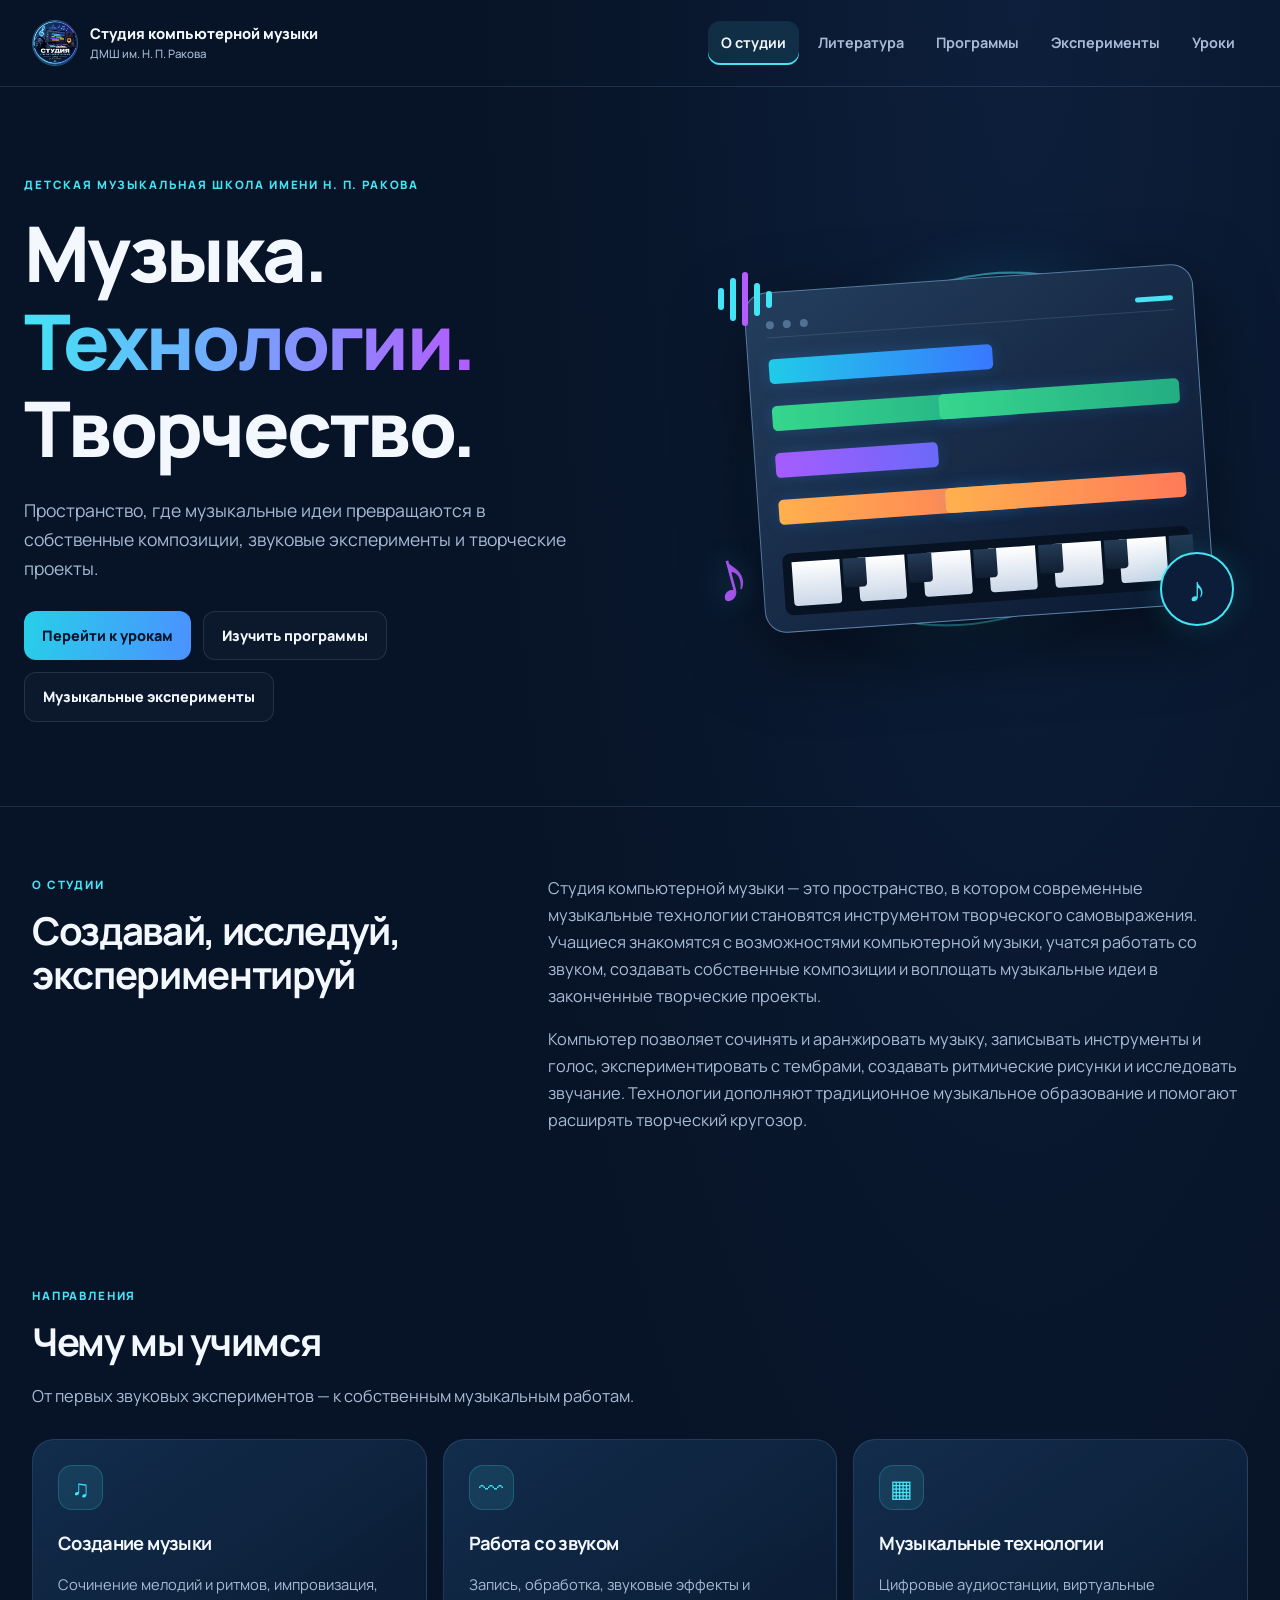
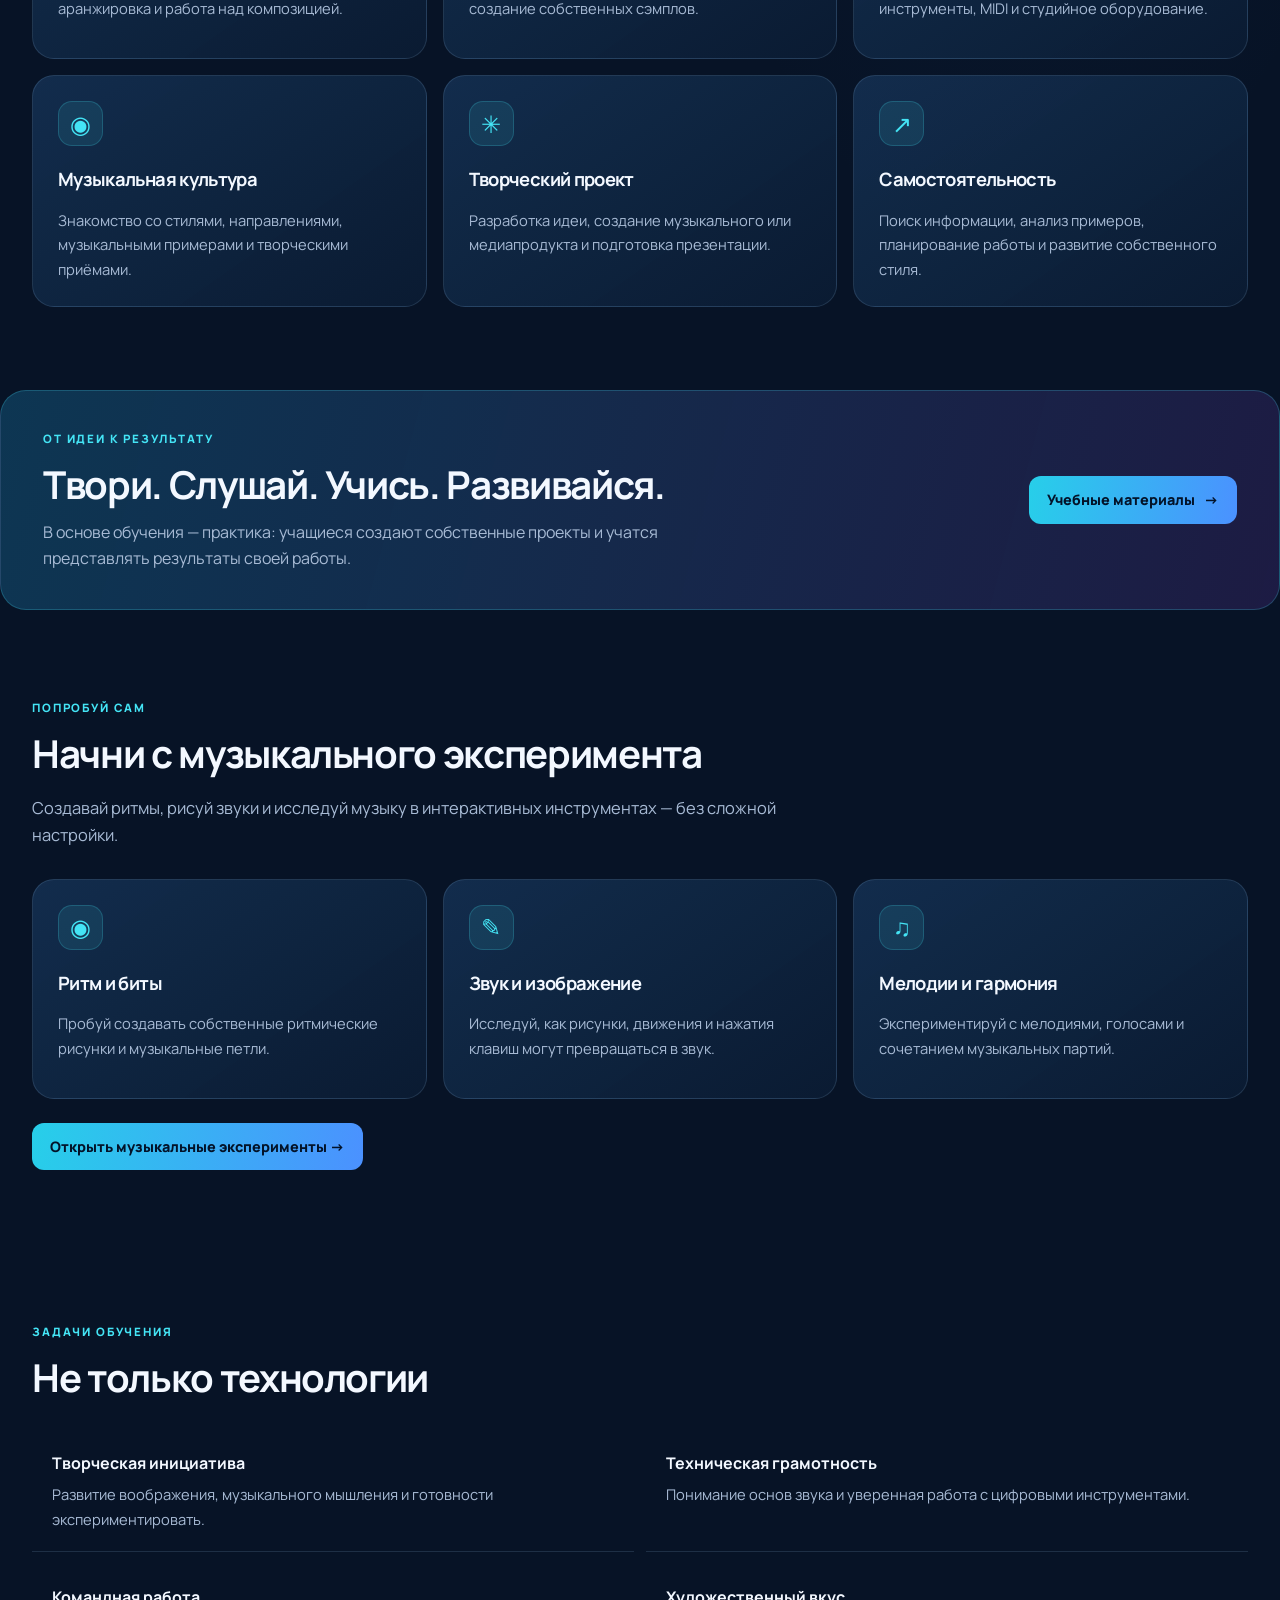
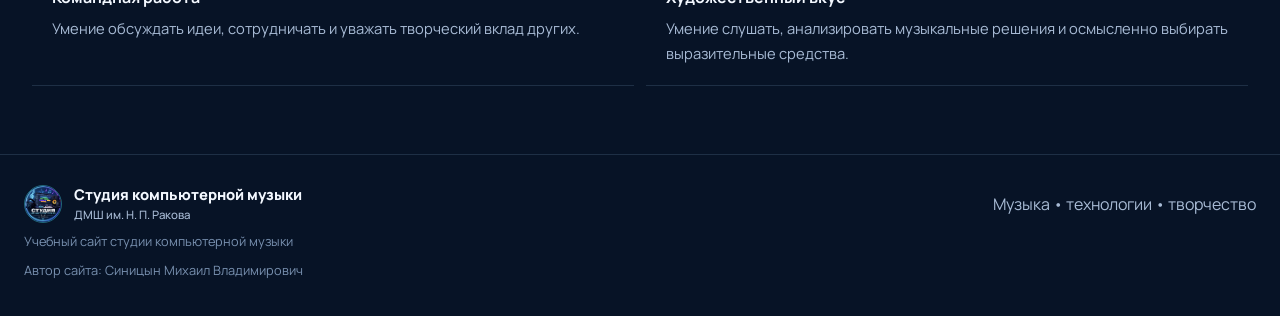
<file: index.html>
<!doctype html>
<html lang="ru">
<head>
  <meta charset="utf-8">
  <meta name="viewport" content="width=device-width, initial-scale=1">
  <meta name="description" content="Студия компьютерной музыки Детской музыкальной школы имени Н. П. Ракова. Музыка, технологии и творчество.">
  <title>Студия компьютерной музыки — ДМШ им. Н. П. Ракова</title>
  <link rel="icon" href="assets/images/logo.jpg">
  <link rel="stylesheet" href="assets/css/style.css">
</head>
<body>
<header class="site-header">
  <a class="brand" href="index.html"><img src="assets/images/logo.jpg" alt=""><span>Студия компьютерной музыки<small>ДМШ им. Н. П. Ракова</small></span></a>
  <button class="menu-toggle" aria-label="Открыть меню" aria-expanded="false">☰</button>
  <nav class="nav">
    <a class="active" href="index.html">О студии</a><a href="literature.html">Литература</a><a href="software.html">Программы</a><a href="experiments.html">Эксперименты</a><a href="lessons.html">Уроки</a>
  </nav>
</header>
<main>
  <section class="hero">
    <div class="hero-copy">
      <p class="eyebrow">ДЕТСКАЯ МУЗЫКАЛЬНАЯ ШКОЛА ИМЕНИ Н. П. РАКОВА</p>
      <h1>Музыка.<br><span>Технологии.</span><br>Творчество.</h1>
      <p class="hero-lead">Пространство, где музыкальные идеи превращаются в собственные композиции, звуковые эксперименты и творческие проекты.</p>
      <div class="hero-actions"><a class="button primary" href="lessons.html">Перейти к урокам</a><a class="button secondary" href="software.html">Изучить программы</a><a class="button secondary" href="experiments.html">Музыкальные эксперименты</a></div>
    </div>
    <div class="hero-art">
      <div class="orbit"></div><div class="music-note note-one">♫</div><div class="music-note note-two">♪</div>
      <div class="studio-card">
        <div class="screen-top"><i></i><i></i><i></i><b></b></div>
        <div class="track"><span></span></div><div class="track"><span></span><span></span></div><div class="track"><span></span></div><div class="track"><span></span><span></span></div>
        <div class="keyboard"><i></i><i></i><i></i><i></i><i></i><i></i><i></i><i></i><i></i><i></i><i></i><i></i></div>
      </div>
      <div class="sound-badge">♪</div><div class="equalizer"><i></i><i></i><i></i><i></i><i></i></div>
    </div>
  </section>
  <section class="section intro">
    <div class="section-heading"><p class="eyebrow">О СТУДИИ</p><h2>Создавай, исследуй, экспериментируй</h2></div>
    <div class="intro-text">
      <p>Студия компьютерной музыки — это пространство, в котором современные музыкальные технологии становятся инструментом творческого самовыражения. Учащиеся знакомятся с возможностями компьютерной музыки, учатся работать со звуком, создавать собственные композиции и воплощать музыкальные идеи в законченные творческие проекты.</p>
      <p>Компьютер позволяет сочинять и аранжировать музыку, записывать инструменты и голос, экспериментировать с тембрами, создавать ритмические рисунки и исследовать звучание. Технологии дополняют традиционное музыкальное образование и помогают расширять творческий кругозор.</p>
    </div>
  </section>
  <section class="section">
    <div class="section-heading"><p class="eyebrow">НАПРАВЛЕНИЯ</p><h2>Чему мы учимся</h2><p>От первых звуковых экспериментов — к собственным музыкальным работам.</p></div>
    <div class="feature-grid">
      <article class="feature-card"><div class="feature-icon">♫</div><h3>Создание музыки</h3><p>Сочинение мелодий и ритмов, импровизация, аранжировка и работа над композицией.</p></article>
      <article class="feature-card"><div class="feature-icon">〰</div><h3>Работа со звуком</h3><p>Запись, обработка, звуковые эффекты и создание собственных сэмплов.</p></article>
      <article class="feature-card"><div class="feature-icon">▦</div><h3>Музыкальные технологии</h3><p>Цифровые аудиостанции, виртуальные инструменты, MIDI и студийное оборудование.</p></article>
      <article class="feature-card"><div class="feature-icon">◉</div><h3>Музыкальная культура</h3><p>Знакомство со стилями, направлениями, музыкальными примерами и творческими приёмами.</p></article>
      <article class="feature-card"><div class="feature-icon">✳</div><h3>Творческий проект</h3><p>Разработка идеи, создание музыкального или медиапродукта и подготовка презентации.</p></article>
      <article class="feature-card"><div class="feature-icon">↗</div><h3>Самостоятельность</h3><p>Поиск информации, анализ примеров, планирование работы и развитие собственного стиля.</p></article>
    </div>
  </section>
  <section class="project-band">
    <div><p class="eyebrow">ОТ ИДЕИ К РЕЗУЛЬТАТУ</p><h2>Твори. Слушай. Учись. Развивайся.</h2><p>В основе обучения — практика: учащиеся создают собственные проекты и учатся представлять результаты своей работы.</p></div>
    <a class="button primary" href="lessons.html">Учебные материалы <span>→</span></a>
  </section>
  <section class="section">
    <div class="section-heading"><p class="eyebrow">ПОПРОБУЙ САМ</p><h2>Начни с музыкального эксперимента</h2><p>Создавай ритмы, рисуй звуки и исследуй музыку в интерактивных инструментах — без сложной настройки.</p></div>
    <div class="feature-grid">
      <article class="feature-card"><div class="feature-icon">◉</div><h3>Ритм и биты</h3><p>Пробуй создавать собственные ритмические рисунки и музыкальные петли.</p></article>
      <article class="feature-card"><div class="feature-icon">✎</div><h3>Звук и изображение</h3><p>Исследуй, как рисунки, движения и нажатия клавиш могут превращаться в звук.</p></article>
      <article class="feature-card"><div class="feature-icon">♫</div><h3>Мелодии и гармония</h3><p>Экспериментируй с мелодиями, голосами и сочетанием музыкальных партий.</p></article>
    </div>
    <p style="margin-top:1.5rem"><a class="button primary" href="experiments.html">Открыть музыкальные эксперименты →</a></p>
  </section>
  <section class="section outcomes">
    <div class="section-heading"><p class="eyebrow">ЗАДАЧИ ОБУЧЕНИЯ</p><h2>Не только технологии</h2></div>
    <div class="outcome-list"><p><b>Творческая инициатива</b><span>Развитие воображения, музыкального мышления и готовности экспериментировать.</span></p><p><b>Техническая грамотность</b><span>Понимание основ звука и уверенная работа с цифровыми инструментами.</span></p><p><b>Командная работа</b><span>Умение обсуждать идеи, сотрудничать и уважать творческий вклад других.</span></p><p><b>Художественный вкус</b><span>Умение слушать, анализировать музыкальные решения и осмысленно выбирать выразительные средства.</span></p></div>
  </section>
</main>
<footer class="site-footer"><a class="brand footer-brand" href="index.html"><img src="assets/images/logo.jpg" alt=""><span>Студия компьютерной музыки<small>ДМШ им. Н. П. Ракова</small></span></a><p>Музыка • технологии • творчество</p><small>Учебный сайт студии компьютерной музыки</small><small class="site-author">Автор сайта: Синицын Михаил Владимирович</small></footer>
<script src="assets/js/main.js"></script>
</body></html>
</file>
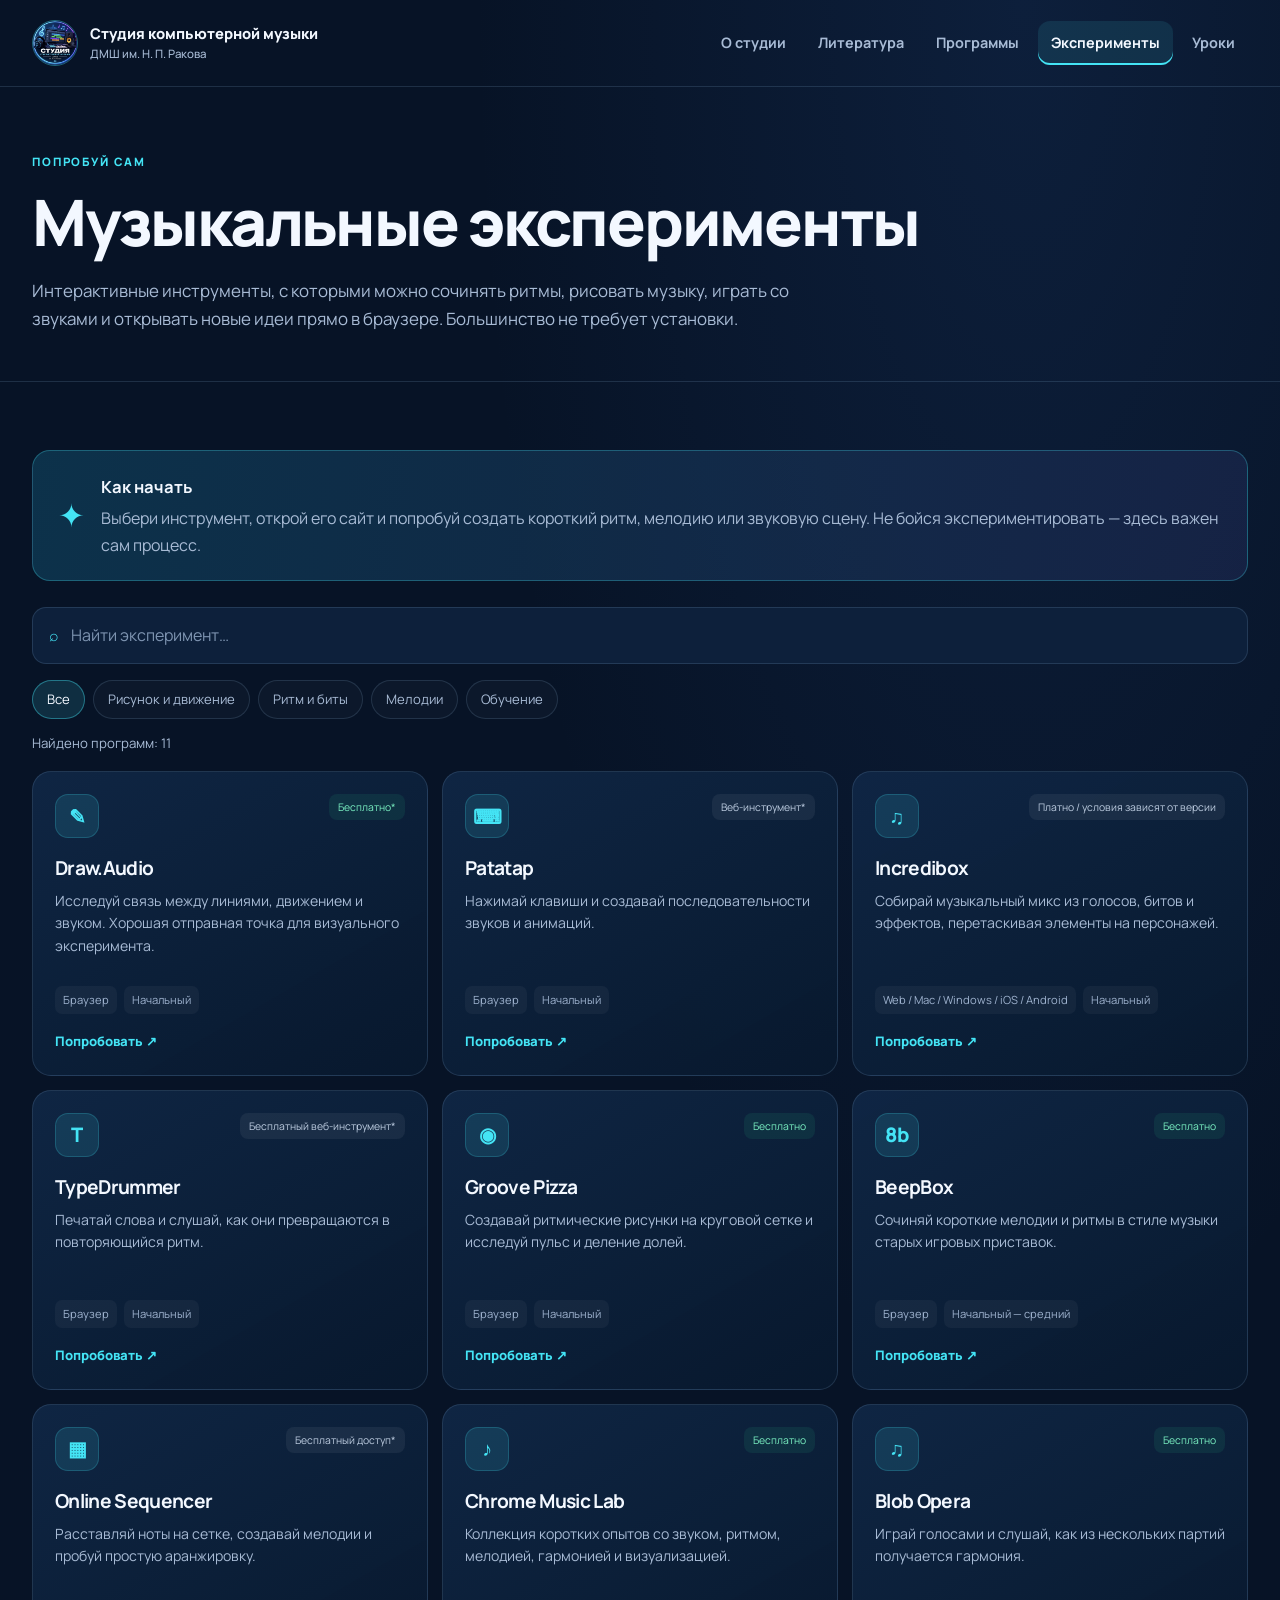
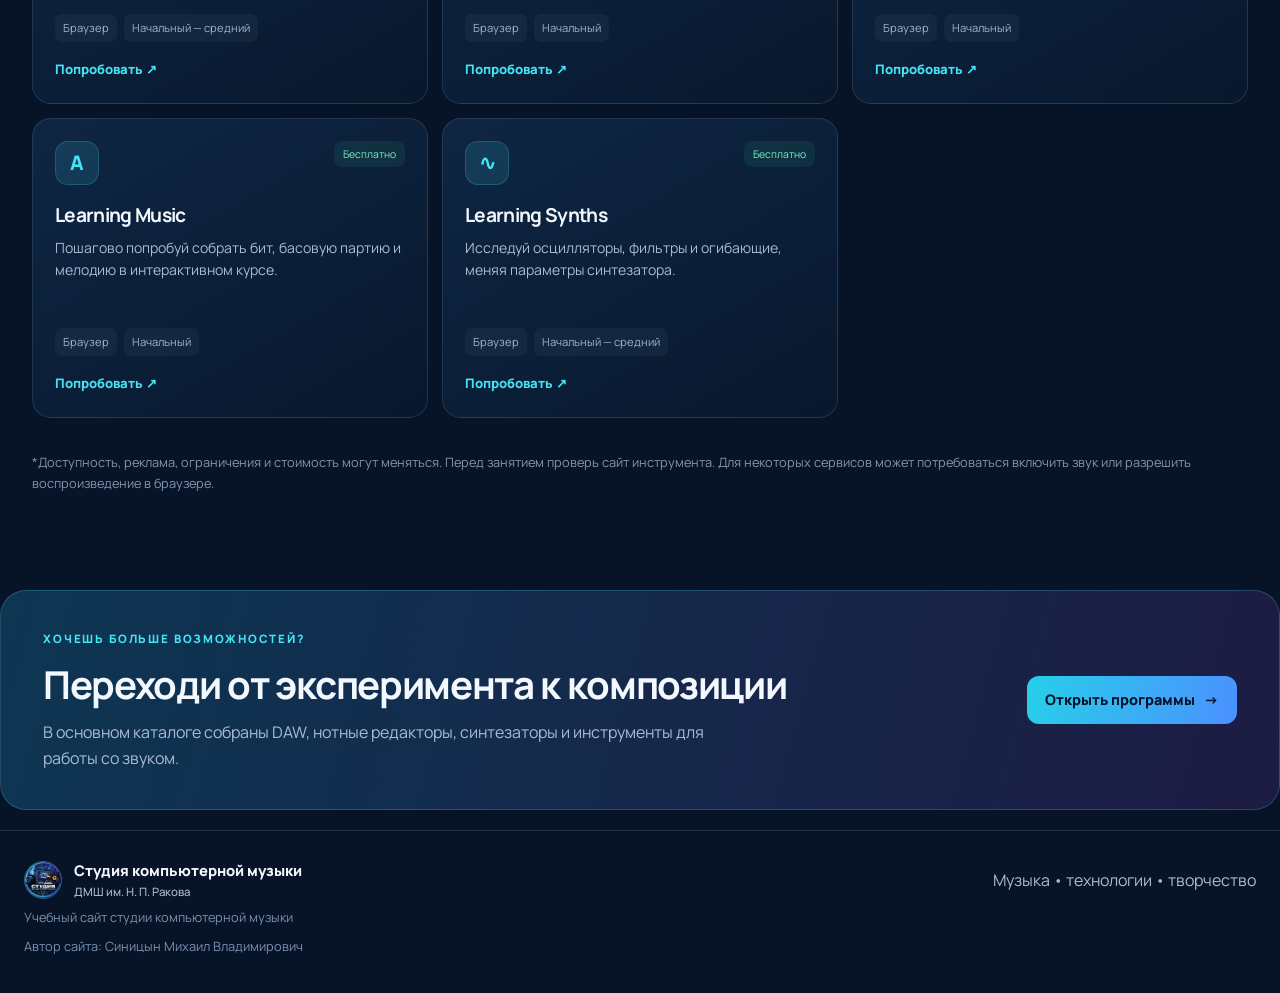
<file: experiments.html>
<!doctype html>
<html lang="ru">
<head>
<meta charset="utf-8">
<meta name="viewport" content="width=device-width, initial-scale=1">
<meta name="description" content="Интерактивные музыкальные эксперименты для учащихся студии компьютерной музыки.">
<title>Музыкальные эксперименты — Студия компьютерной музыки</title>
<link rel="icon" href="assets/images/logo.jpg">
<link rel="stylesheet" href="assets/css/style.css">
</head>
<body>
<header class="site-header">
<a class="brand" href="index.html"><img src="assets/images/logo.jpg" alt=""><span>Студия компьютерной музыки<small>ДМШ им. Н. П. Ракова</small></span></a>
<button class="menu-toggle" aria-label="Открыть меню" aria-expanded="false">☰</button>
<nav class="nav"><a href="index.html">О студии</a><a href="literature.html">Литература</a><a href="software.html">Программы</a><a class="active" href="experiments.html">Эксперименты</a><a href="lessons.html">Уроки</a></nav>
</header>
<main>
<section class="page-hero"><p class="eyebrow">ПОПРОБУЙ САМ</p><h1>Музыкальные эксперименты</h1><p>Интерактивные инструменты, с которыми можно сочинять ритмы, рисовать музыку, играть со звуками и открывать новые идеи прямо в браузере. Большинство не требует установки.</p></section>
<section class="section">
<div class="priority-banner"><span class="priority-star">✦</span><div><b>Как начать</b><p>Выбери инструмент, открой его сайт и попробуй создать короткий ритм, мелодию или звуковую сцену. Не бойся экспериментировать — здесь важен сам процесс.</p></div></div>
<div class="catalog-controls"><label class="search-box"><span>⌕</span><input id="software-search" type="search" placeholder="Найти эксперимент…" aria-label="Поиск по экспериментам"></label><div class="filter-buttons" id="category-filters"><button class="filter active" data-category="all">Все</button><button class="filter" data-category="visual">Рисунок и движение</button><button class="filter" data-category="rhythm">Ритм и биты</button><button class="filter" data-category="melody">Мелодии</button><button class="filter" data-category="learn">Обучение</button></div></div>
<p class="results-count" id="results-count" aria-live="polite"></p>
<div class="software-grid" id="software-grid">
<article class="software-card" data-category="visual" data-search="draw audio рисование музыка визуальный звук"><div class="software-top"><span class="app-symbol">✎</span><span class="tag free-tag">Бесплатно*</span></div><h3>Draw.Audio</h3><p>Исследуй связь между линиями, движением и звуком. Хорошая отправная точка для визуального эксперимента.</p><div class="meta"><span>Браузер</span><span>Начальный</span></div><a class="text-link" href="https://draw.audio/" target="_blank" rel="noopener">Попробовать ↗</a></article>
<article class="software-card" data-category="visual" data-search="patatap клавиатура звук анимация"><div class="software-top"><span class="app-symbol">⌨</span><span class="tag">Веб-инструмент*</span></div><h3>Patatap</h3><p>Нажимай клавиши и создавай последовательности звуков и анимаций.</p><div class="meta"><span>Браузер</span><span>Начальный</span></div><a class="text-link" href="https://patatap.com/" target="_blank" rel="noopener">Попробовать ↗</a></article>
<article class="software-card" data-category="rhythm" data-search="incredibox битбокс вокал ритм"><div class="software-top"><span class="app-symbol">♫</span><span class="tag">Платно / условия зависят от версии</span></div><h3>Incredibox</h3><p>Собирай музыкальный микс из голосов, битов и эффектов, перетаскивая элементы на персонажей.</p><div class="meta"><span>Web / Mac / Windows / iOS / Android</span><span>Начальный</span></div><a class="text-link" href="https://www.incredibox.com/" target="_blank" rel="noopener">Попробовать ↗</a></article>
<article class="software-card" data-category="rhythm" data-search="typedrummer набор текста барабаны ритм"><div class="software-top"><span class="app-symbol">T</span><span class="tag">Бесплатный веб-инструмент*</span></div><h3>TypeDrummer</h3><p>Печатай слова и слушай, как они превращаются в повторяющийся ритм.</p><div class="meta"><span>Браузер</span><span>Начальный</span></div><a class="text-link" href="https://typedrummer.com/" target="_blank" rel="noopener">Попробовать ↗</a></article>
<article class="software-card" data-category="rhythm" data-search="groove pizza ритм ударные секвенсор"><div class="software-top"><span class="app-symbol">◉</span><span class="tag free-tag">Бесплатно</span></div><h3>Groove Pizza</h3><p>Создавай ритмические рисунки на круговой сетке и исследуй пульс и деление долей.</p><div class="meta"><span>Браузер</span><span>Начальный</span></div><a class="text-link" href="https://apps.musedlab.org/groovepizza/" target="_blank" rel="noopener">Попробовать ↗</a></article>
<article class="software-card" data-category="rhythm" data-search="beepbox чиптюн мелодия ритм секвенсор"><div class="software-top"><span class="app-symbol">8b</span><span class="tag free-tag">Бесплатно</span></div><h3>BeepBox</h3><p>Сочиняй короткие мелодии и ритмы в стиле музыки старых игровых приставок.</p><div class="meta"><span>Браузер</span><span>Начальный — средний</span></div><a class="text-link" href="https://www.beepbox.co/" target="_blank" rel="noopener">Попробовать ↗</a></article>
<article class="software-card" data-category="melody" data-search="online sequencer мелодия ноты композиция"><div class="software-top"><span class="app-symbol">▦</span><span class="tag">Бесплатный доступ*</span></div><h3>Online Sequencer</h3><p>Расставляй ноты на сетке, создавай мелодии и пробуй простую аранжировку.</p><div class="meta"><span>Браузер</span><span>Начальный — средний</span></div><a class="text-link" href="https://onlinesequencer.net/" target="_blank" rel="noopener">Попробовать ↗</a></article>
<article class="software-card" data-category="learn" data-search="chrome music lab эксперименты музыка мелодия ритм"><div class="software-top"><span class="app-symbol">♪</span><span class="tag free-tag">Бесплатно</span></div><h3>Chrome Music Lab</h3><p>Коллекция коротких опытов со звуком, ритмом, мелодией, гармонией и визуализацией.</p><div class="meta"><span>Браузер</span><span>Начальный</span></div><a class="text-link" href="https://musiclab.chromeexperiments.com/" target="_blank" rel="noopener">Попробовать ↗</a></article>
<article class="software-card" data-category="learn" data-search="blob opera пение голоса гармония"><div class="software-top"><span class="app-symbol">♫</span><span class="tag free-tag">Бесплатно</span></div><h3>Blob Opera</h3><p>Играй голосами и слушай, как из нескольких партий получается гармония.</p><div class="meta"><span>Браузер</span><span>Начальный</span></div><a class="text-link" href="https://artsandculture.google.com/experiment/blob-opera/AAHWrq360NcGbw" target="_blank" rel="noopener">Попробовать ↗</a></article>
<article class="software-card" data-category="learn" data-search="learning music ableton обучение бит бас мелодия"><div class="software-top"><span class="app-symbol">A</span><span class="tag free-tag">Бесплатно</span></div><h3>Learning Music</h3><p>Пошагово попробуй собрать бит, басовую партию и мелодию в интерактивном курсе.</p><div class="meta"><span>Браузер</span><span>Начальный</span></div><a class="text-link" href="https://learningmusic.ableton.com/" target="_blank" rel="noopener">Попробовать ↗</a></article>
<article class="software-card" data-category="learn" data-search="learning synths синтезатор осциллятор фильтр"><div class="software-top"><span class="app-symbol">∿</span><span class="tag free-tag">Бесплатно</span></div><h3>Learning Synths</h3><p>Исследуй осцилляторы, фильтры и огибающие, меняя параметры синтезатора.</p><div class="meta"><span>Браузер</span><span>Начальный — средний</span></div><a class="text-link" href="https://learningsynths.ableton.com/" target="_blank" rel="noopener">Попробовать ↗</a></article>
</div>
<div class="empty-state" id="empty-state" hidden>Ничего не найдено. Попробуй изменить запрос или категорию.</div>
<p class="footnote">*Доступность, реклама, ограничения и стоимость могут меняться. Перед занятием проверь сайт инструмента. Для некоторых сервисов может потребоваться включить звук или разрешить воспроизведение в браузере.</p>
</section>
<section class="project-band"><div><p class="eyebrow">ХОЧЕШЬ БОЛЬШЕ ВОЗМОЖНОСТЕЙ?</p><h2>Переходи от эксперимента к композиции</h2><p>В основном каталоге собраны DAW, нотные редакторы, синтезаторы и инструменты для работы со звуком.</p></div><a class="button primary" href="software.html">Открыть программы <span>→</span></a></section>
</main>
<footer class="site-footer"><a class="brand footer-brand" href="index.html"><img src="assets/images/logo.jpg" alt=""><span>Студия компьютерной музыки<small>ДМШ им. Н. П. Ракова</small></span></a><p>Музыка • технологии • творчество</p><small>Учебный сайт студии компьютерной музыки</small><small class="site-author">Автор сайта: Синицын Михаил Владимирович</small></footer>
<script src="assets/js/main.js"></script>
</body>
</html>
</file>
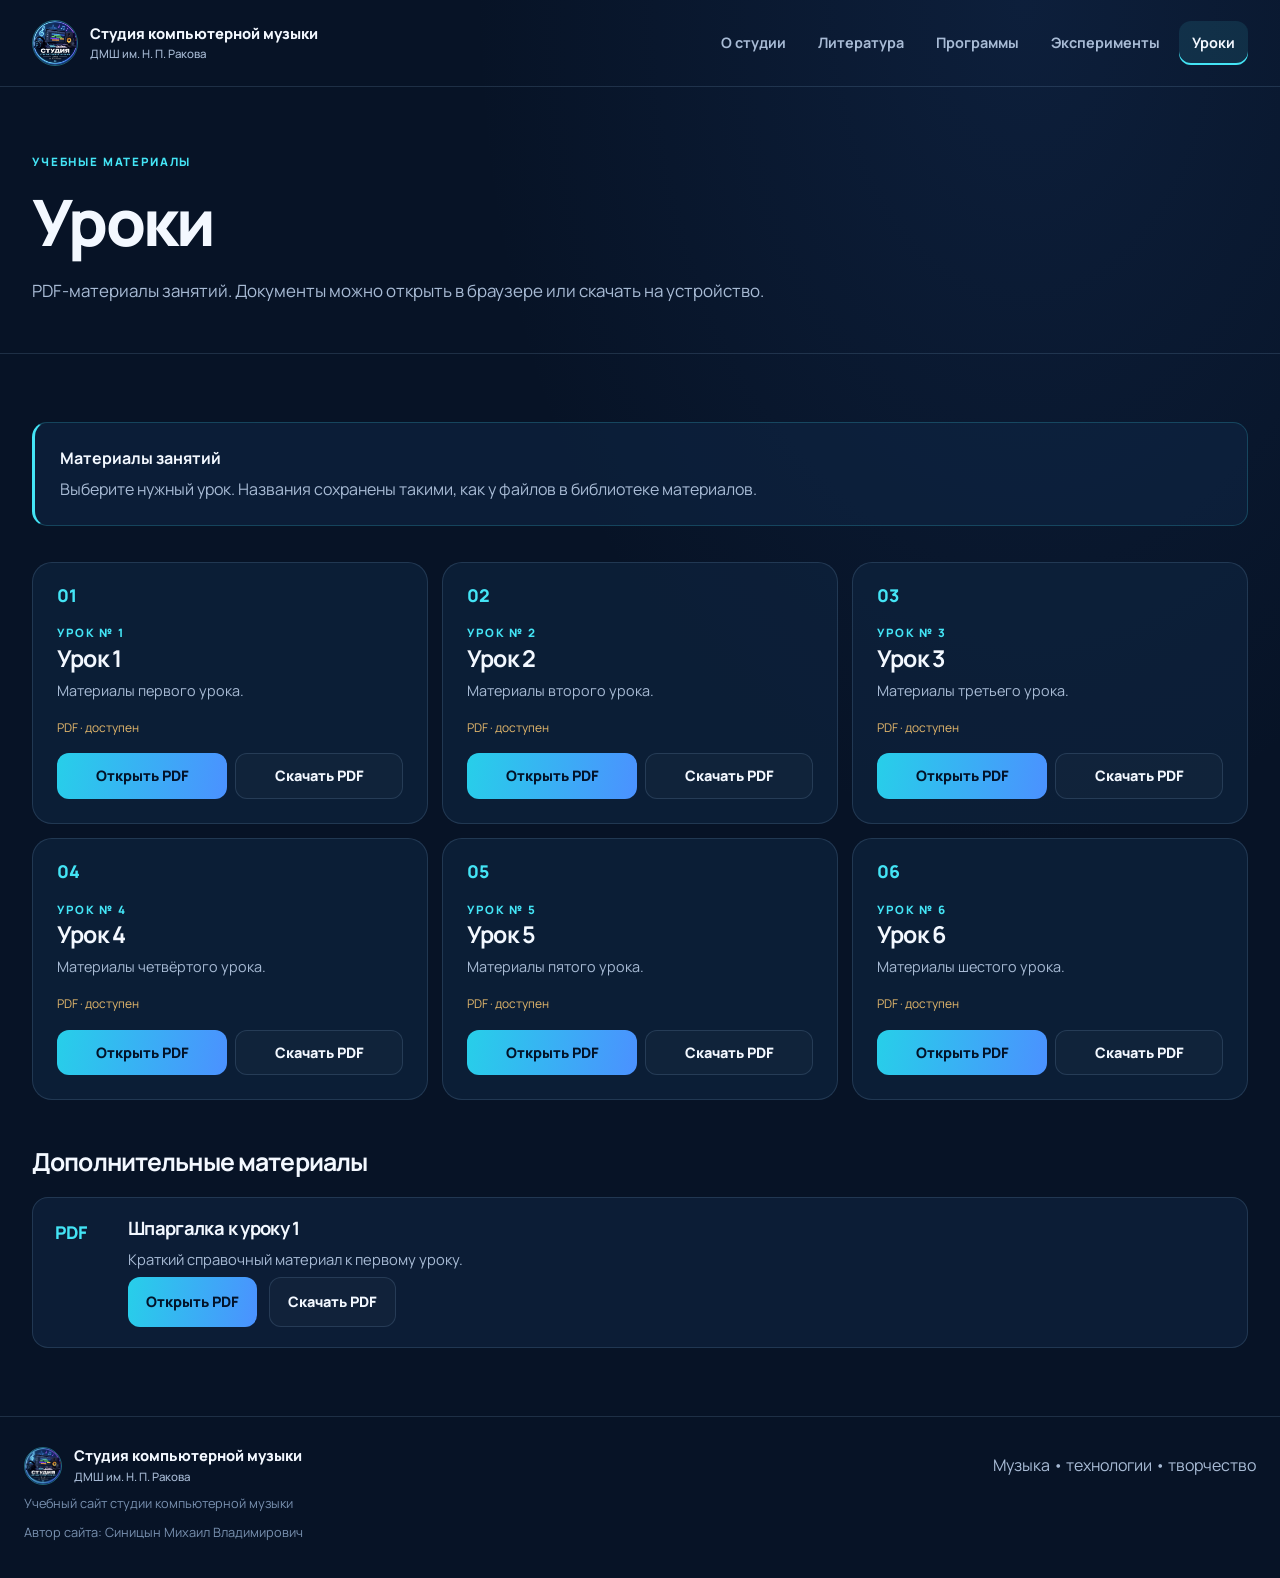
<file: lessons.html>
<!doctype html>
<html lang="ru">
<head>
<meta charset="utf-8"><meta name="viewport" content="width=device-width, initial-scale=1">
<meta name="description" content="PDF-материалы уроков Студии компьютерной музыки.">
<title>Уроки — Студия компьютерной музыки</title>
<link rel="icon" href="assets/images/logo.jpg"><link rel="stylesheet" href="assets/css/style.css">
</head>
<body>
<header class="site-header"><a class="brand" href="index.html"><img src="assets/images/logo.jpg" alt=""><span>Студия компьютерной музыки<small>ДМШ им. Н. П. Ракова</small></span></a><button class="menu-toggle" aria-label="Открыть меню" aria-expanded="false">☰</button><nav class="nav"><a href="index.html">О студии</a><a href="literature.html">Литература</a><a href="software.html">Программы</a><a href="experiments.html">Эксперименты</a><a class="active" href="lessons.html">Уроки</a></nav></header>
<main>
<section class="page-hero"><p class="eyebrow">УЧЕБНЫЕ МАТЕРИАЛЫ</p><h1>Уроки</h1><p>PDF-материалы занятий. Документы можно открыть в браузере или скачать на устройство.</p></section>
<section class="section">
<div class="notice"><b>Материалы занятий</b><p>Выберите нужный урок. Названия сохранены такими, как у файлов в библиотеке материалов.</p></div>
<div class="lesson-list">
<article class="lesson-card"><span class="lesson-number">01</span><div class="lesson-info"><span class="eyebrow">УРОК № 1</span><h2>Урок 1</h2><p>Материалы первого урока.</p><span class="file-status">PDF · доступен</span></div><div class="lesson-actions"><a class="button primary" href="PDF/Урок%201.pdf" target="_blank" rel="noopener">Открыть PDF</a><a class="button secondary" href="PDF/Урок%201.pdf" download>Скачать PDF</a></div></article>
<article class="lesson-card"><span class="lesson-number">02</span><div class="lesson-info"><span class="eyebrow">УРОК № 2</span><h2>Урок 2</h2><p>Материалы второго урока.</p><span class="file-status">PDF · доступен</span></div><div class="lesson-actions"><a class="button primary" href="PDF/Урок%202.pdf" target="_blank" rel="noopener">Открыть PDF</a><a class="button secondary" href="PDF/Урок%202.pdf" download>Скачать PDF</a></div></article>
<article class="lesson-card"><span class="lesson-number">03</span><div class="lesson-info"><span class="eyebrow">УРОК № 3</span><h2>Урок 3</h2><p>Материалы третьего урока.</p><span class="file-status">PDF · доступен</span></div><div class="lesson-actions"><a class="button primary" href="PDF/Урок%203.pdf" target="_blank" rel="noopener">Открыть PDF</a><a class="button secondary" href="PDF/Урок%203.pdf" download>Скачать PDF</a></div></article>
<article class="lesson-card"><span class="lesson-number">04</span><div class="lesson-info"><span class="eyebrow">УРОК № 4</span><h2>Урок 4</h2><p>Материалы четвёртого урока.</p><span class="file-status">PDF · доступен</span></div><div class="lesson-actions"><a class="button primary" href="PDF/Урок%204.pdf" target="_blank" rel="noopener">Открыть PDF</a><a class="button secondary" href="PDF/Урок%204.pdf" download>Скачать PDF</a></div></article>
<article class="lesson-card"><span class="lesson-number">05</span><div class="lesson-info"><span class="eyebrow">УРОК № 5</span><h2>Урок 5</h2><p>Материалы пятого урока.</p><span class="file-status">PDF · доступен</span></div><div class="lesson-actions"><a class="button primary" href="PDF/Урок%205.pdf" target="_blank" rel="noopener">Открыть PDF</a><a class="button secondary" href="PDF/Урок%205.pdf" download>Скачать PDF</a></div></article>
<article class="lesson-card"><span class="lesson-number">06</span><div class="lesson-info"><span class="eyebrow">УРОК № 6</span><h2>Урок 6</h2><p>Материалы шестого урока.</p><span class="file-status">PDF · доступен</span></div><div class="lesson-actions"><a class="button primary" href="PDF/Урок%206.pdf" target="_blank" rel="noopener">Открыть PDF</a><a class="button secondary" href="PDF/Урок%206.pdf" download>Скачать PDF</a></div></article>
</div>
<h2 class="subheading">Дополнительные материалы</h2>
<div class="book-list">
<article class="book-card"><span class="book-number">PDF</span><div><h3>Шпаргалка к уроку 1</h3><p>Краткий справочный материал к первому уроку.</p><div class="hero-actions"><a class="button primary" href="PDF/Урок%201%20шпаргалка.pdf" target="_blank" rel="noopener">Открыть PDF</a><a class="button secondary" href="PDF/Урок%201%20шпаргалка.pdf" download>Скачать PDF</a></div></div></article>
</div>
</section></main>
<footer class="site-footer"><a class="brand footer-brand" href="index.html"><img src="assets/images/logo.jpg" alt=""><span>Студия компьютерной музыки<small>ДМШ им. Н. П. Ракова</small></span></a><p>Музыка • технологии • творчество</p><small>Учебный сайт студии компьютерной музыки</small><small class="site-author">Автор сайта: Синицын Михаил Владимирович</small></footer><script src="assets/js/main.js"></script>
</body></html>
</file>
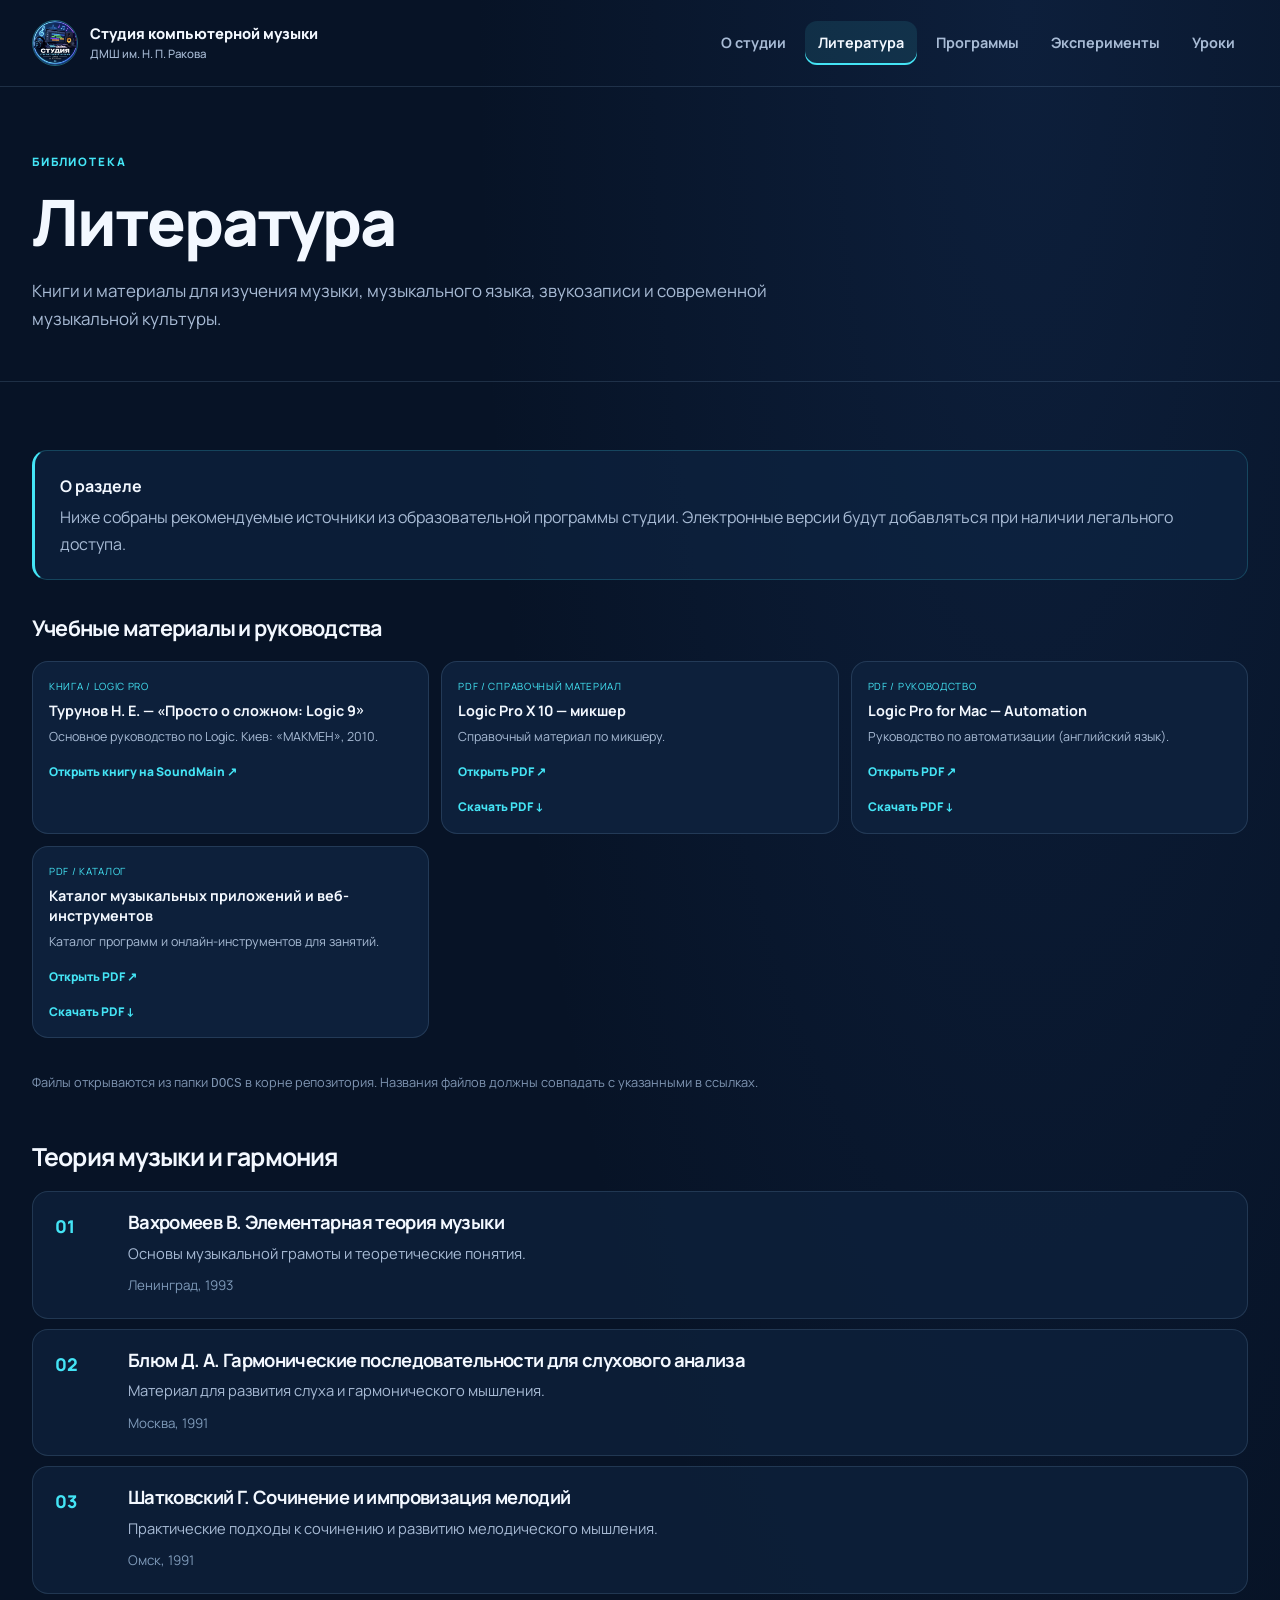
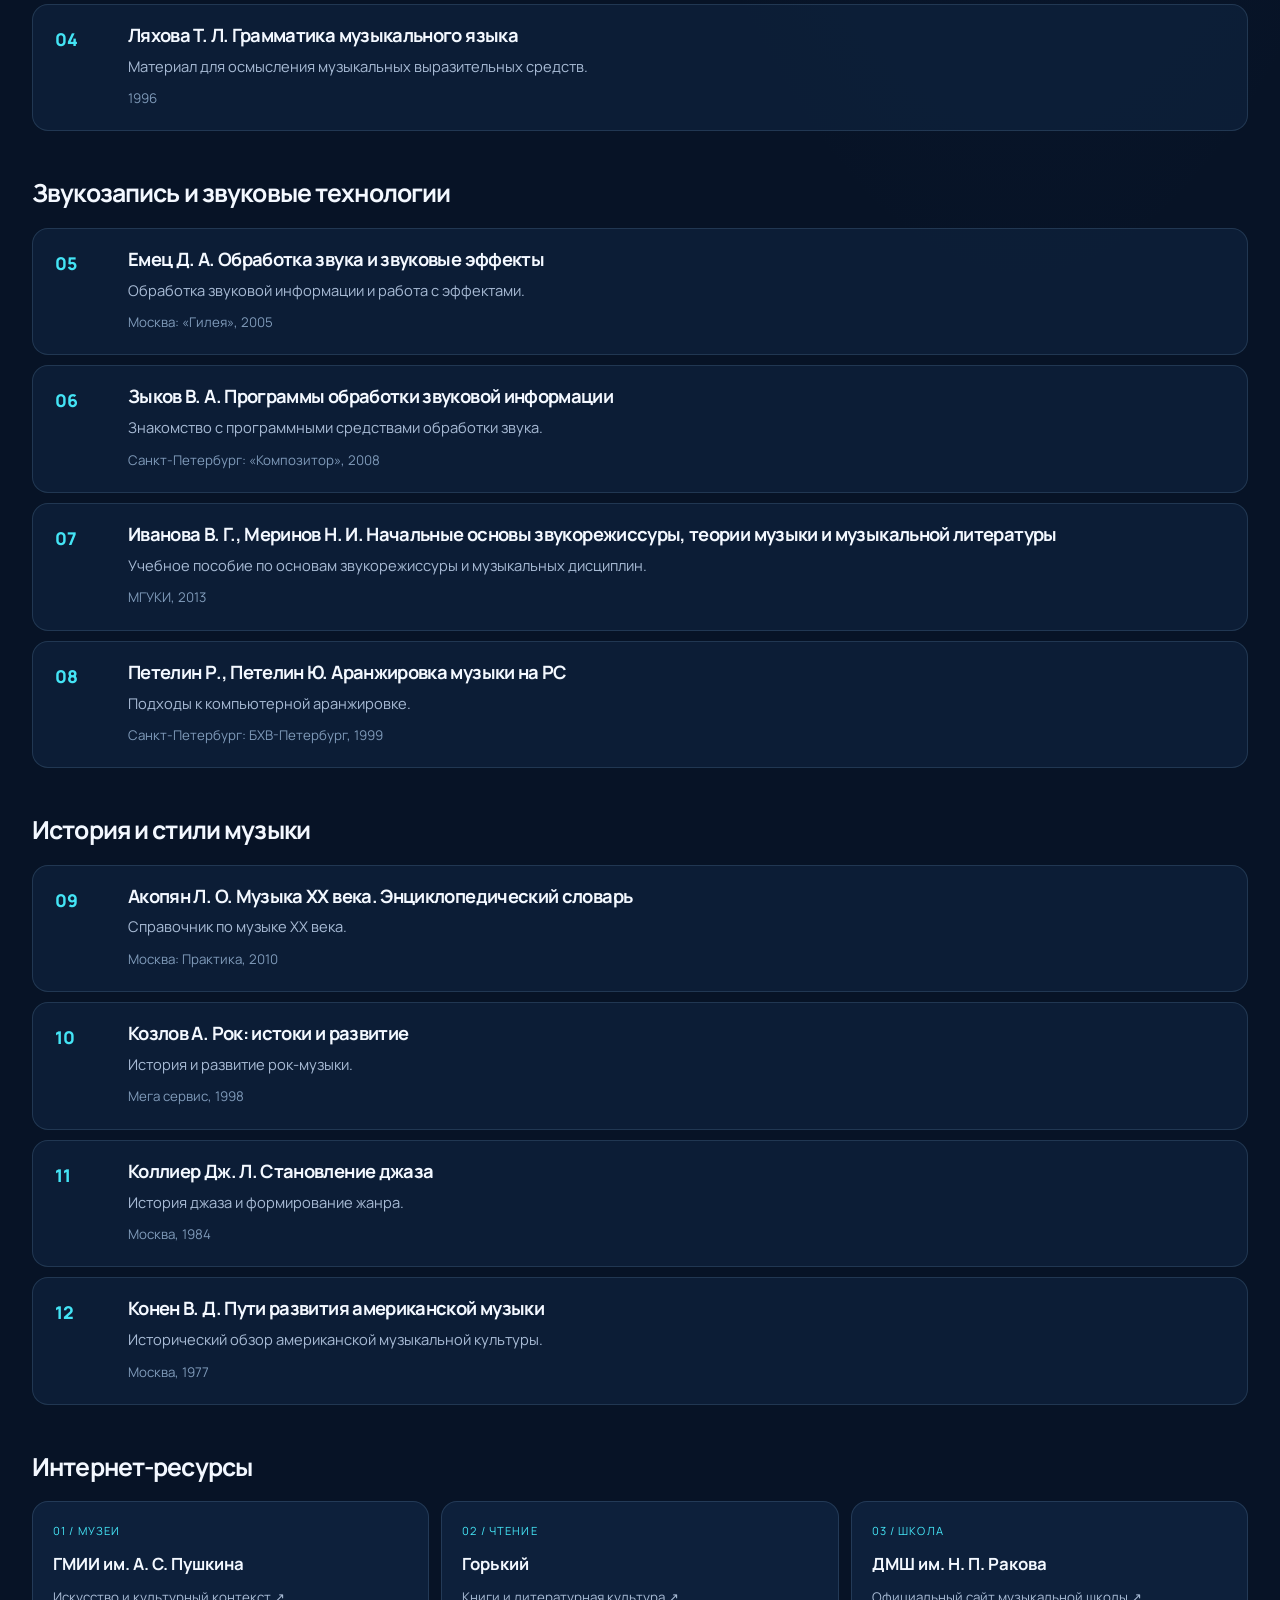
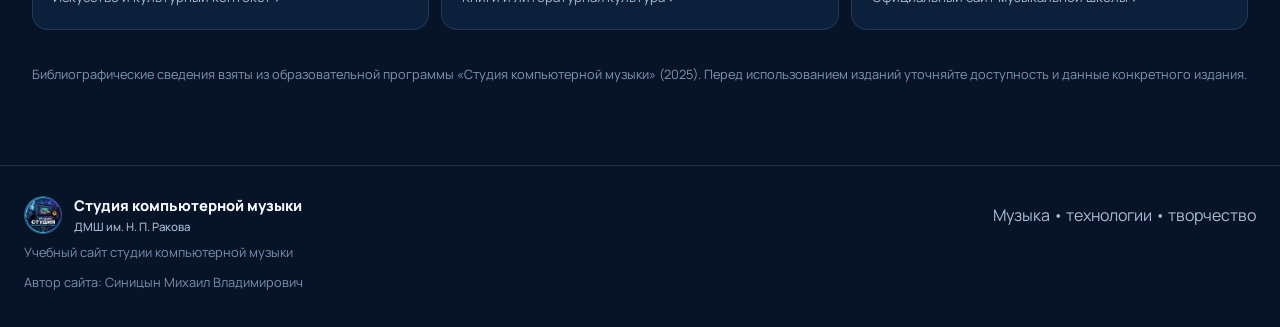
<file: literature.html>
<!doctype html>
<html lang="ru"><head><meta charset="utf-8"><meta name="viewport" content="width=device-width, initial-scale=1"><meta name="description" content="Рекомендуемая литература по музыке, звуку и музыкальным технологиям."><title>Литература — Студия компьютерной музыки</title><link rel="icon" href="assets/images/logo.jpg"><link rel="stylesheet" href="assets/css/style.css"></head>
<body><header class="site-header"><a class="brand" href="index.html"><img src="assets/images/logo.jpg" alt=""><span>Студия компьютерной музыки<small>ДМШ им. Н. П. Ракова</small></span></a><button class="menu-toggle" aria-label="Открыть меню" aria-expanded="false">☰</button><nav class="nav"><a href="index.html">О студии</a><a class="active" href="literature.html">Литература</a><a href="software.html">Программы</a><a href="experiments.html">Эксперименты</a><a href="lessons.html">Уроки</a></nav></header>
<main><section class="page-hero"><p class="eyebrow">БИБЛИОТЕКА</p><h1>Литература</h1><p>Книги и материалы для изучения музыки, музыкального языка, звукозаписи и современной музыкальной культуры.</p></section>
<section class="section"><div class="notice"><b>О разделе</b><p>Ниже собраны рекомендуемые источники из образовательной программы студии. Электронные версии будут добавляться при наличии легального доступа.</p></div>
<h2 class="subheading logic-materials-heading">Учебные материалы и руководства</h2>
<div class="resource-grid logic-materials-grid">
<div class="resource-card logic-material-card"><span>КНИГА / LOGIC PRO</span><b>Турунов Н. Е. — «Просто о сложном: Logic 9»</b><small>Основное руководство по Logic. Киев: «МАКМЕН», 2010.</small><a class="text-link" href="https://soundmain.ru/resources/turunov-n-ye-prosto-o-slozhnom-logic-9.387/" target="_blank" rel="noopener">Открыть книгу на SoundMain ↗</a></div>
<div class="resource-card"><span>PDF / СПРАВОЧНЫЙ МАТЕРИАЛ</span><b>Logic Pro X 10 — микшер</b><small>Справочный материал по микшеру.</small><a class="text-link" href="DOCS/Logic%20Pro%20X%2010%20микшер.pdf" target="_blank" rel="noopener">Открыть PDF ↗</a><a class="text-link" href="DOCS/Logic%20Pro%20X%2010%20микшер.pdf" download>Скачать PDF ↓</a></div>
<div class="resource-card"><span>PDF / РУКОВОДСТВО</span><b>Logic Pro for Mac — Automation</b><small>Руководство по автоматизации (английский язык).</small><a class="text-link" href="DOCS/logic-pro-mac-user-guide%20AUTOMATION.pdf" target="_blank" rel="noopener">Открыть PDF ↗</a><a class="text-link" href="DOCS/logic-pro-mac-user-guide%20AUTOMATION.pdf" download>Скачать PDF ↓</a></div>
<div class="resource-card"><span>PDF / КАТАЛОГ</span><b>Каталог музыкальных приложений и веб-инструментов</b><small>Каталог программ и онлайн-инструментов для занятий.</small><a class="text-link" href="DOCS/Katalog_muzykalnyh_prilozheniy.pdf" target="_blank" rel="noopener">Открыть PDF ↗</a><a class="text-link" href="DOCS/Katalog_muzykalnyh_prilozheniy.pdf" download>Скачать PDF ↓</a></div>
</div>
<p class="footnote">Файлы открываются из папки <code>DOCS</code> в корне репозитория. Названия файлов должны совпадать с указанными в ссылках.</p>

<h2 class="subheading">Теория музыки и гармония</h2><div class="book-list">
<article class="book-card"><span class="book-number">01</span><div><h3>Вахромеев В. Элементарная теория музыки</h3><p>Основы музыкальной грамоты и теоретические понятия.</p><small>Ленинград, 1993</small></div></article>
<article class="book-card"><span class="book-number">02</span><div><h3>Блюм Д. А. Гармонические последовательности для слухового анализа</h3><p>Материал для развития слуха и гармонического мышления.</p><small>Москва, 1991</small></div></article>
<article class="book-card"><span class="book-number">03</span><div><h3>Шатковский Г. Сочинение и импровизация мелодий</h3><p>Практические подходы к сочинению и развитию мелодического мышления.</p><small>Омск, 1991</small></div></article>
<article class="book-card"><span class="book-number">04</span><div><h3>Ляхова Т. Л. Грамматика музыкального языка</h3><p>Материал для осмысления музыкальных выразительных средств.</p><small>1996</small></div></article>
</div>
<h2 class="subheading">Звукозапись и звуковые технологии</h2><div class="book-list">
<article class="book-card"><span class="book-number">05</span><div><h3>Емец Д. А. Обработка звука и звуковые эффекты</h3><p>Обработка звуковой информации и работа с эффектами.</p><small>Москва: «Гилея», 2005</small></div></article>
<article class="book-card"><span class="book-number">06</span><div><h3>Зыков В. А. Программы обработки звуковой информации</h3><p>Знакомство с программными средствами обработки звука.</p><small>Санкт-Петербург: «Композитор», 2008</small></div></article>
<article class="book-card"><span class="book-number">07</span><div><h3>Иванова В. Г., Меринов Н. И. Начальные основы звукорежиссуры, теории музыки и музыкальной литературы</h3><p>Учебное пособие по основам звукорежиссуры и музыкальных дисциплин.</p><small>МГУКИ, 2013</small></div></article>
<article class="book-card"><span class="book-number">08</span><div><h3>Петелин Р., Петелин Ю. Аранжировка музыки на PC</h3><p>Подходы к компьютерной аранжировке.</p><small>Санкт-Петербург: БХВ-Петербург, 1999</small></div></article>
</div>
<h2 class="subheading">История и стили музыки</h2><div class="book-list">
<article class="book-card"><span class="book-number">09</span><div><h3>Акопян Л. О. Музыка XX века. Энциклопедический словарь</h3><p>Справочник по музыке XX века.</p><small>Москва: Практика, 2010</small></div></article>
<article class="book-card"><span class="book-number">10</span><div><h3>Козлов А. Рок: истоки и развитие</h3><p>История и развитие рок-музыки.</p><small>Мега сервис, 1998</small></div></article>
<article class="book-card"><span class="book-number">11</span><div><h3>Коллиер Дж. Л. Становление джаза</h3><p>История джаза и формирование жанра.</p><small>Москва, 1984</small></div></article>
<article class="book-card"><span class="book-number">12</span><div><h3>Конен В. Д. Пути развития американской музыки</h3><p>Исторический обзор американской музыкальной культуры.</p><small>Москва, 1977</small></div></article>
</div>


<h2 class="subheading">Интернет-ресурсы</h2><div class="resource-grid"><a class="resource-card" href="https://www.pushkinmuseum.art/" target="_blank" rel="noopener"><span>01 / МУЗЕИ</span><b>ГМИИ им. А. С. Пушкина</b><small>Искусство и культурный контекст ↗</small></a><a class="resource-card" href="https://gorky.media/" target="_blank" rel="noopener"><span>02 / ЧТЕНИЕ</span><b>Горький</b><small>Книги и литературная культура ↗</small></a><a class="resource-card" href="https://rakov.music.mos.ru/" target="_blank" rel="noopener"><span>03 / ШКОЛА</span><b>ДМШ им. Н. П. Ракова</b><small>Официальный сайт музыкальной школы ↗</small></a></div>
<p class="footnote">Библиографические сведения взяты из образовательной программы «Студия компьютерной музыки» (2025). Перед использованием изданий уточняйте доступность и данные конкретного издания.</p>
</section></main>
<footer class="site-footer"><a class="brand footer-brand" href="index.html"><img src="assets/images/logo.jpg" alt=""><span>Студия компьютерной музыки<small>ДМШ им. Н. П. Ракова</small></span></a><p>Музыка • технологии • творчество</p><small>Учебный сайт студии компьютерной музыки</small><small class="site-author">Автор сайта: Синицын Михаил Владимирович</small></footer><script src="assets/js/main.js"></script></body></html>
</file>
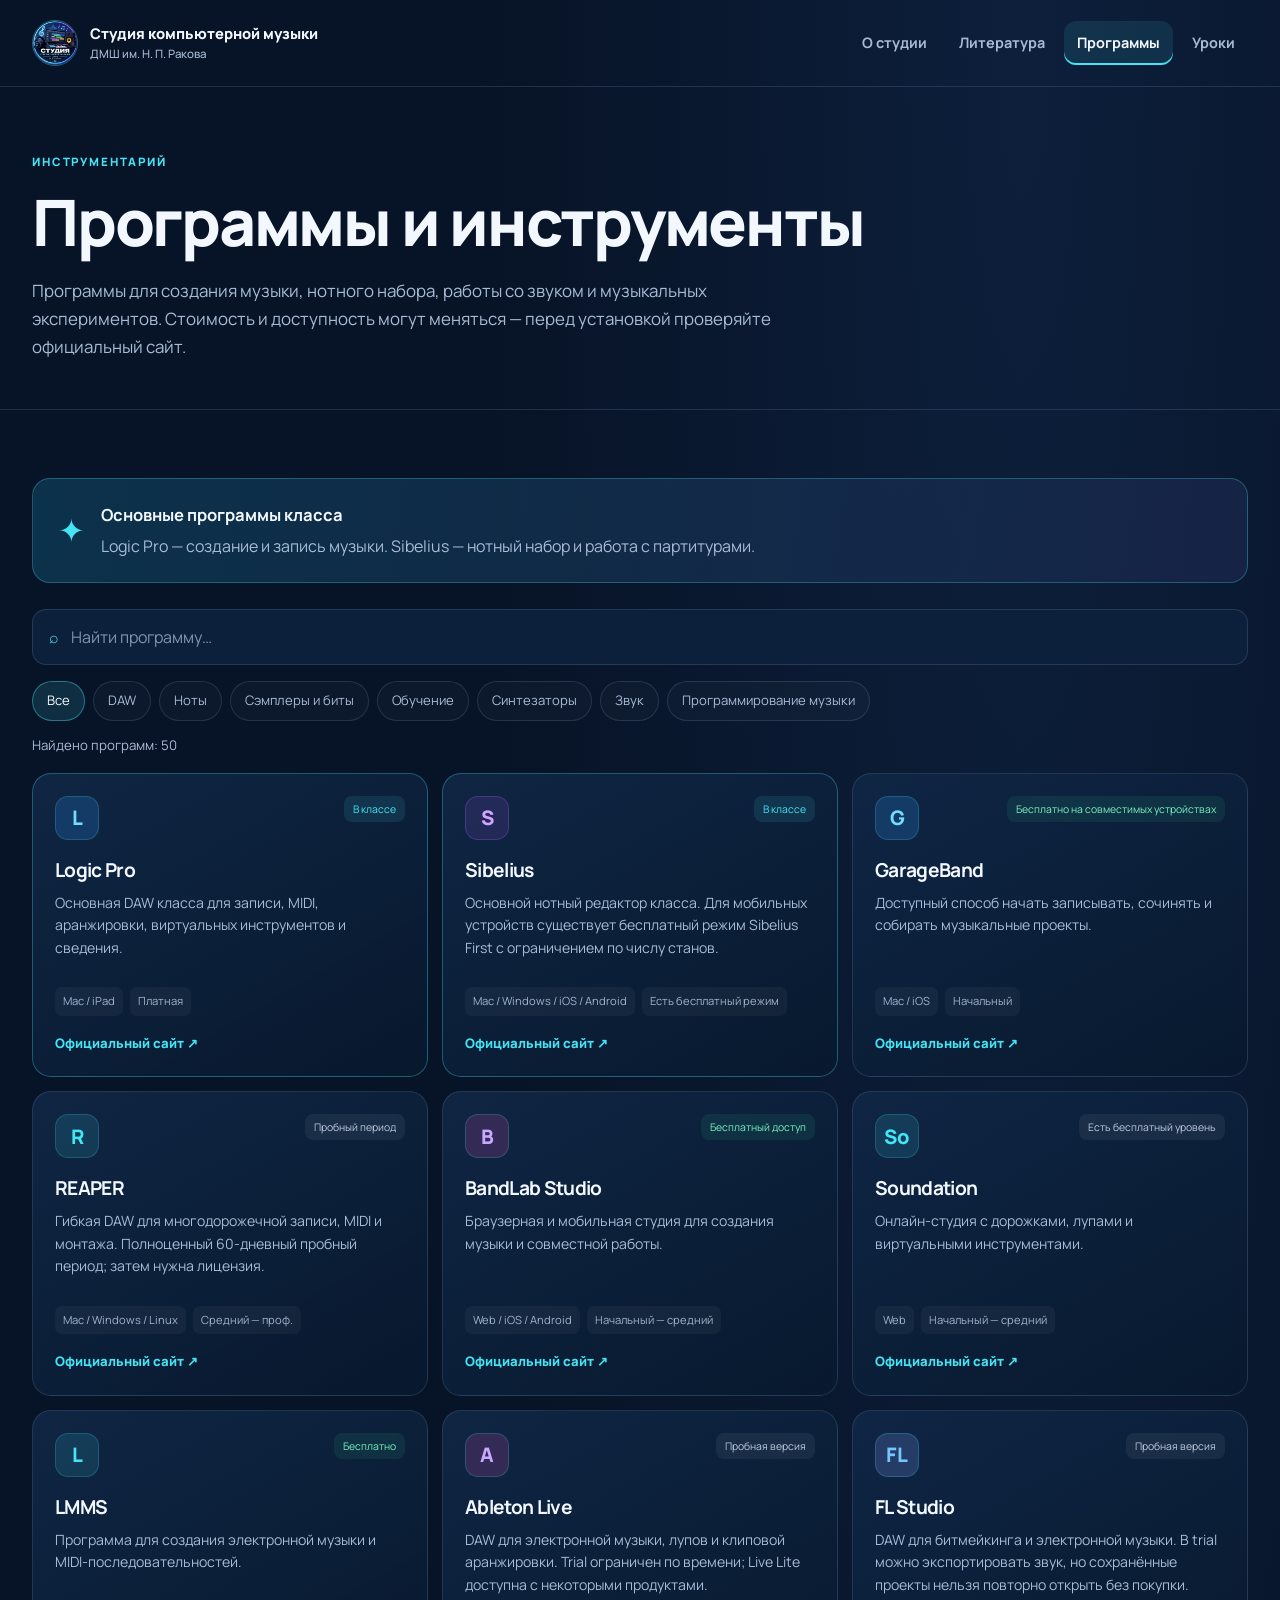
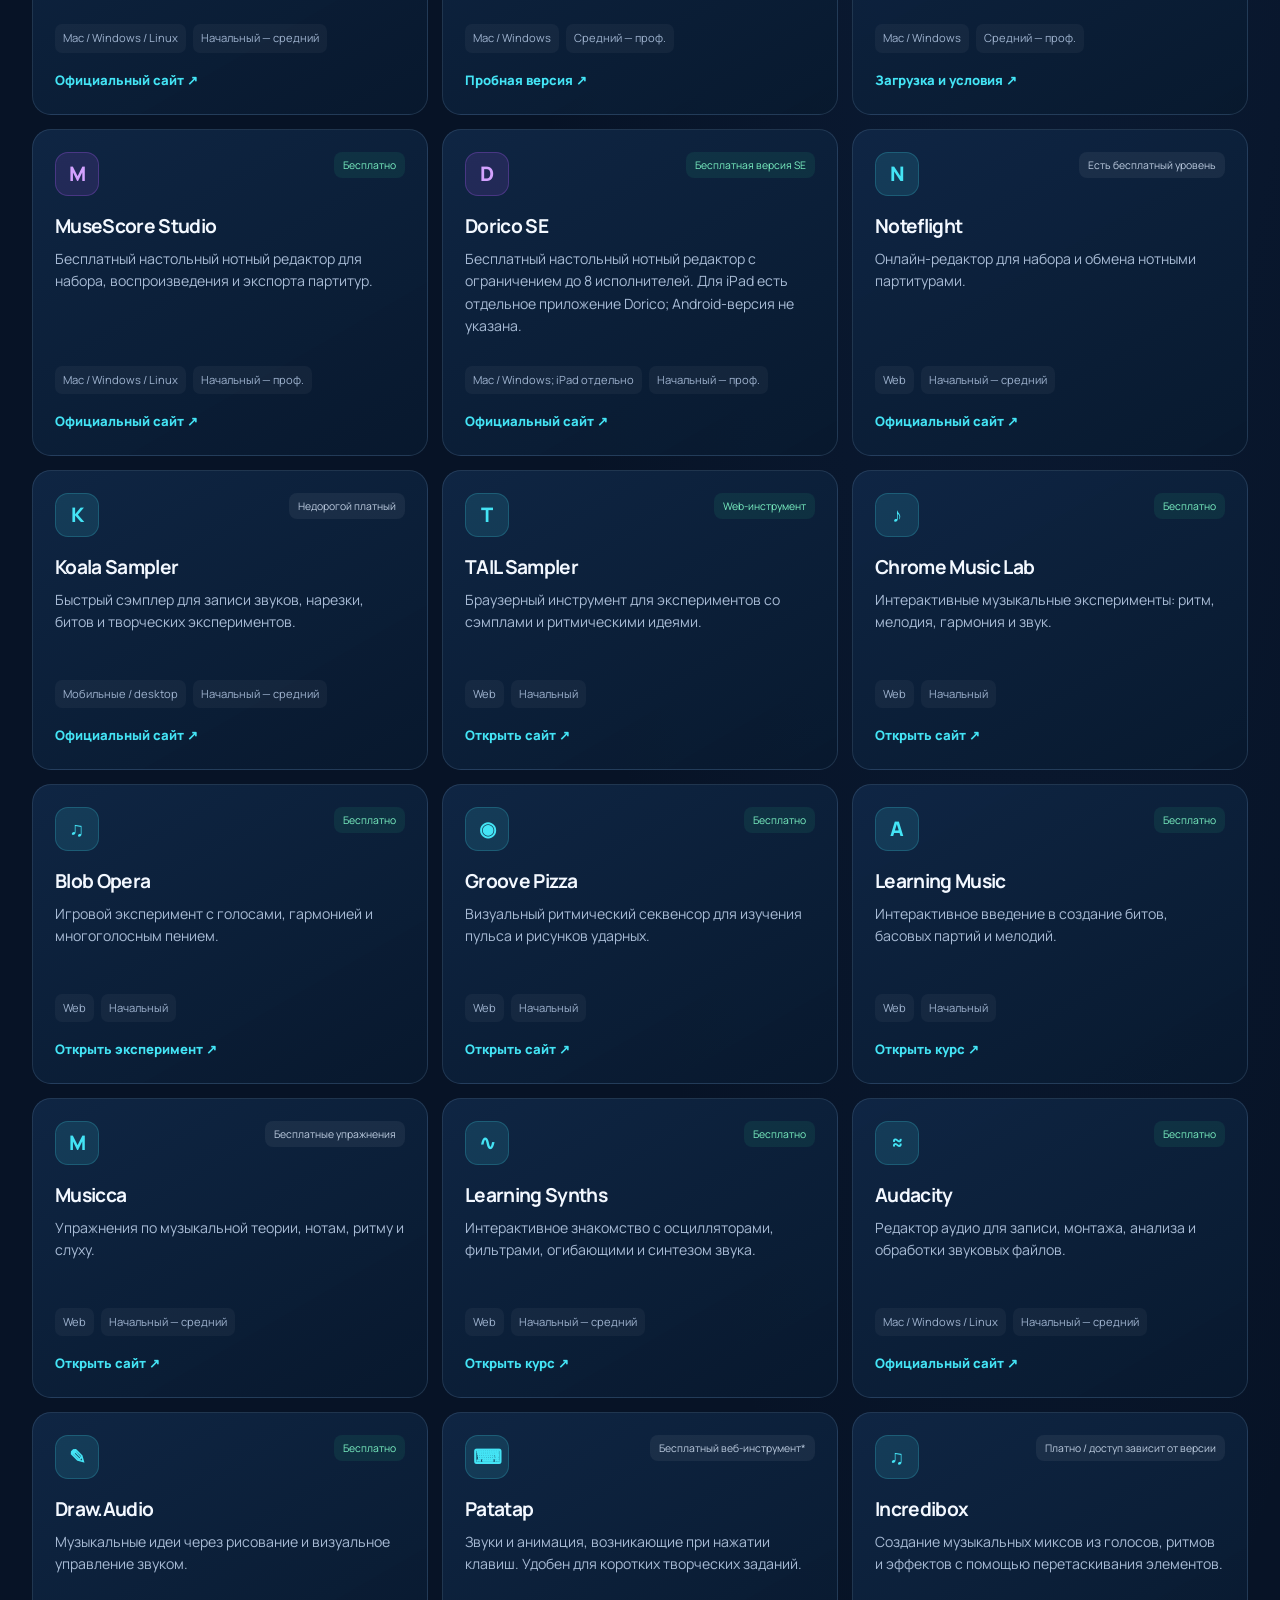
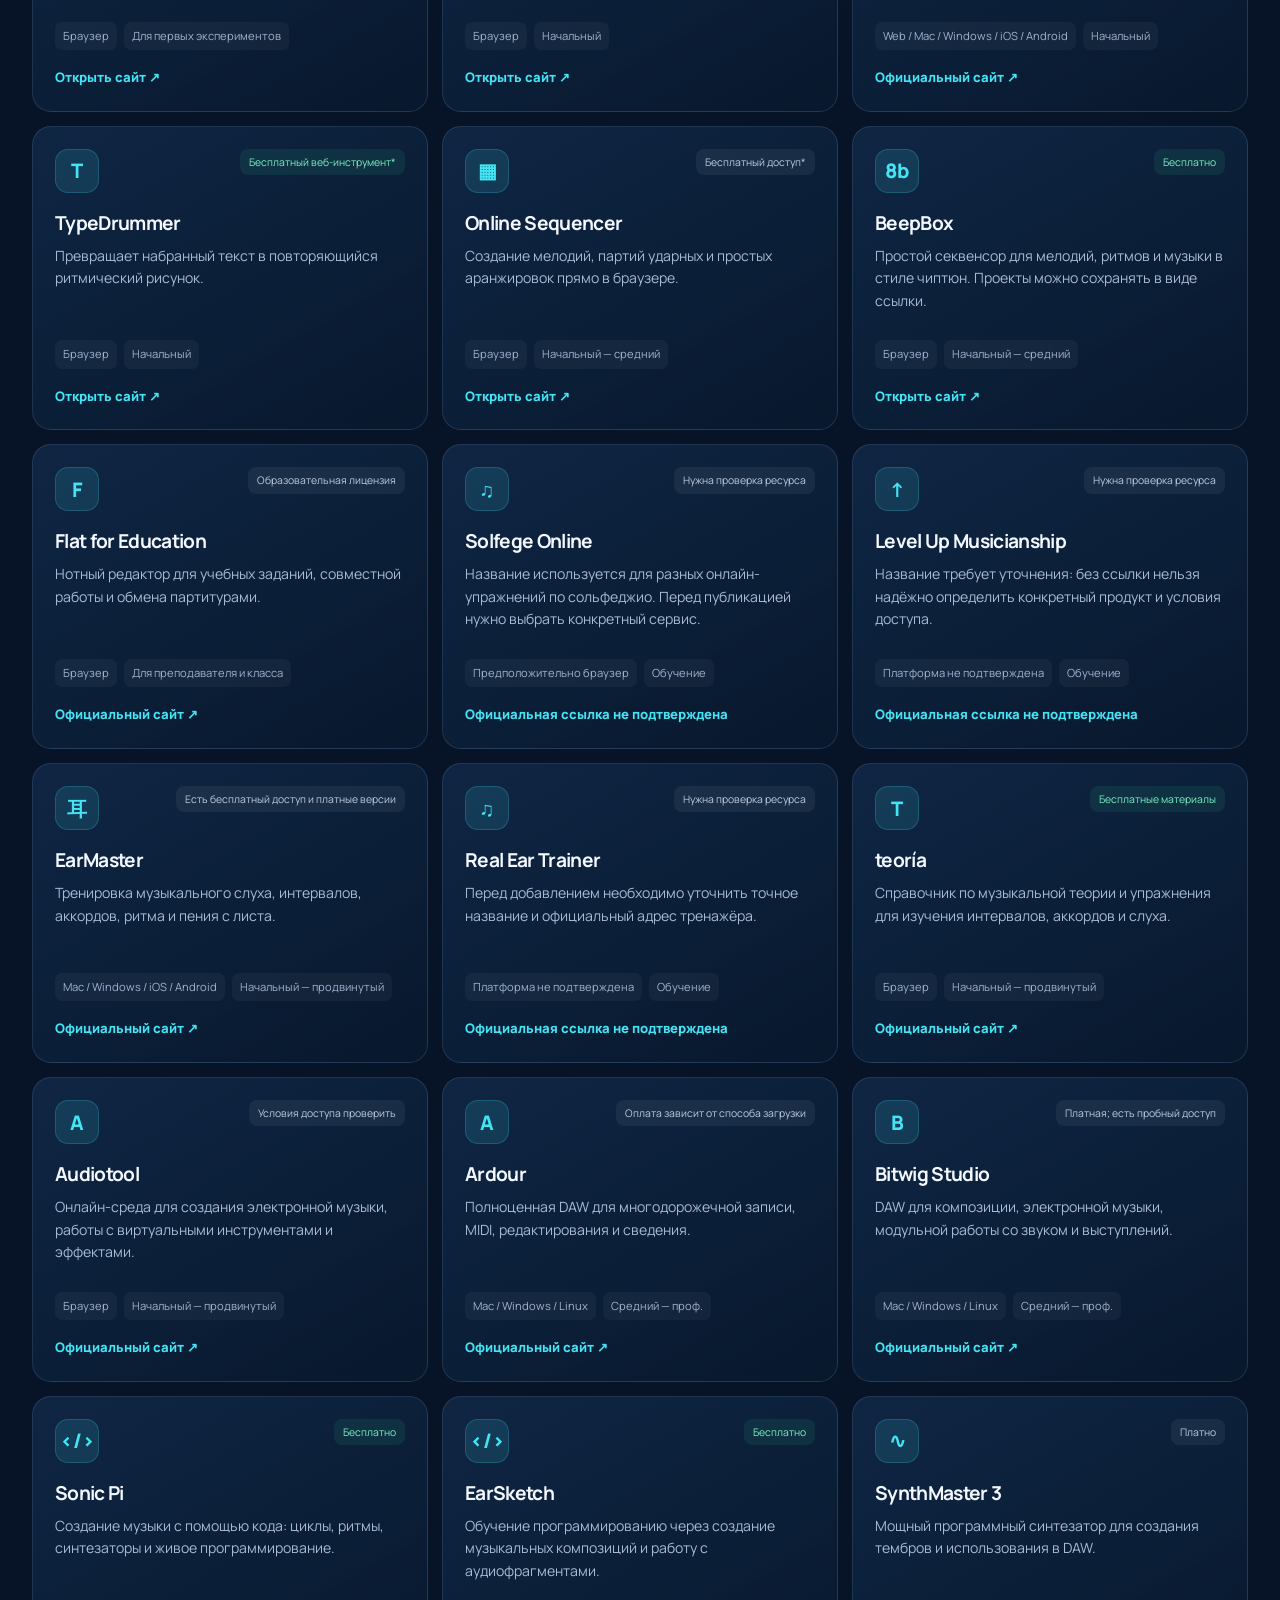
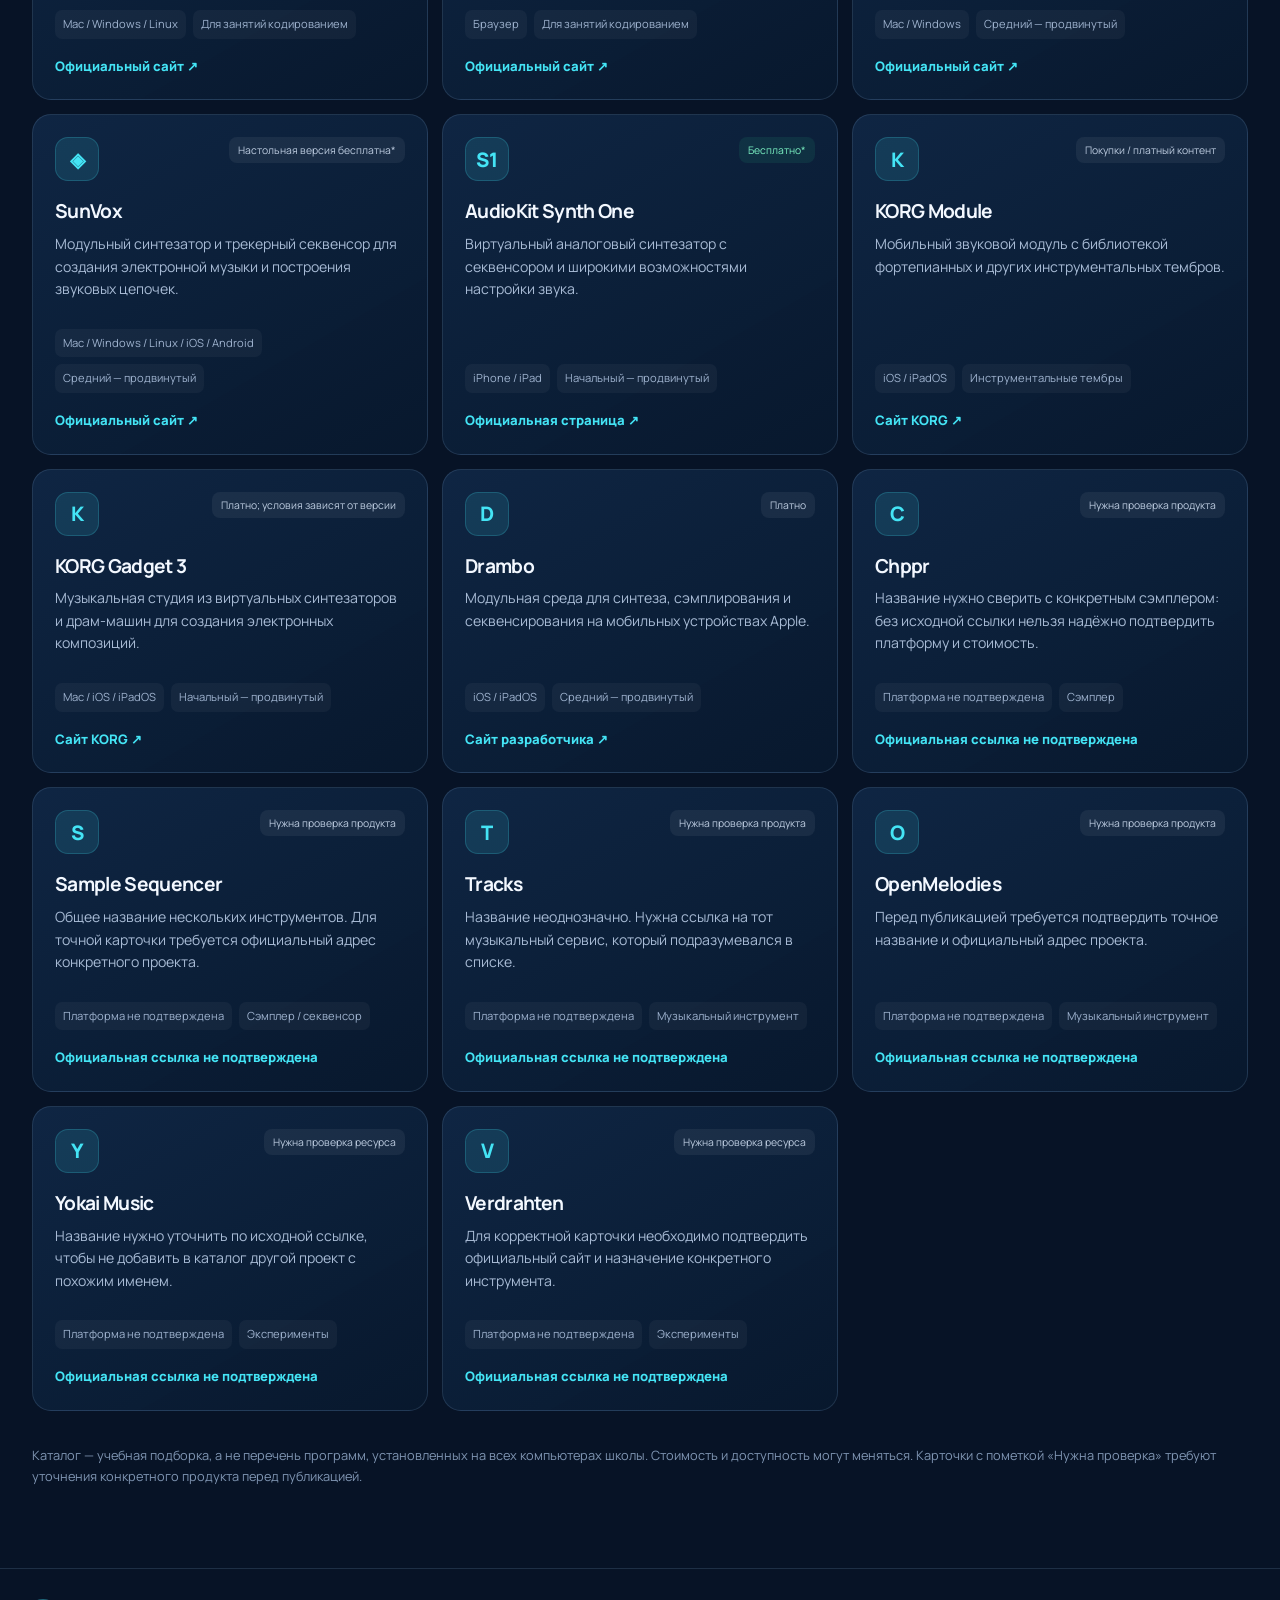
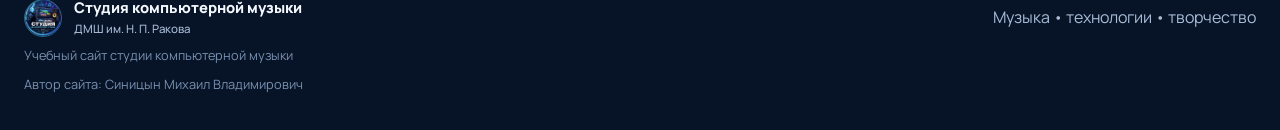
<file: software.html>
<!doctype html>
<html lang="ru"><head><meta charset="utf-8"><meta name="viewport" content="width=device-width, initial-scale=1"><meta name="description" content="Каталог программ и веб-инструментов для создания и изучения музыки."><title>Программы — Студия компьютерной музыки</title><link rel="icon" href="assets/images/logo.jpg"><link rel="stylesheet" href="assets/css/style.css"></head>
<body><header class="site-header"><a class="brand" href="index.html"><img src="assets/images/logo.jpg" alt=""><span>Студия компьютерной музыки<small>ДМШ им. Н. П. Ракова</small></span></a><button class="menu-toggle" aria-label="Открыть меню" aria-expanded="false">☰</button><nav class="nav"><a href="index.html">О студии</a><a href="literature.html">Литература</a><a class="active" href="software.html">Программы</a><a href="lessons.html">Уроки</a></nav></header>
<main><section class="page-hero"><p class="eyebrow">ИНСТРУМЕНТАРИЙ</p><h1>Программы и инструменты</h1><p>Программы для создания музыки, нотного набора, работы со звуком и музыкальных экспериментов. Стоимость и доступность могут меняться — перед установкой проверяйте официальный сайт.</p></section>
<section class="section"><div class="priority-banner"><span class="priority-star">✦</span><div><b>Основные программы класса</b><p>Logic Pro — создание и запись музыки. Sibelius — нотный набор и работа с партитурами.</p></div></div>
<div class="catalog-controls"><label class="search-box"><span>⌕</span><input id="software-search" type="search" placeholder="Найти программу…" aria-label="Поиск по программам"></label><div class="filter-buttons" id="category-filters"><button class="filter active" data-category="all">Все</button><button class="filter" data-category="daw">DAW</button><button class="filter" data-category="notation">Ноты</button><button class="filter" data-category="sampler">Сэмплеры и биты</button><button class="filter" data-category="education">Обучение</button><button class="filter" data-category="synth">Синтезаторы</button><button class="filter" data-category="audio">Звук</button><button class="filter" data-category="coding">Программирование музыки</button></div></div>
<p class="results-count" id="results-count" aria-live="polite"></p>
<div class="software-grid" id="software-grid">
<article class="software-card featured" data-category="daw" data-search="logic pro daw mac ipad профессиональная платная основная"><div class="software-top"><span class="app-symbol symbol-logic">L</span><span class="tag featured-tag">В классе</span></div><h3>Logic Pro</h3><p>Основная DAW класса для записи, MIDI, аранжировки, виртуальных инструментов и сведения.</p><div class="meta"><span>Mac / iPad</span><span>Платная</span></div><a class="text-link" href="https://www.apple.com/logic-pro/" target="_blank" rel="noopener">Официальный сайт ↗</a></article>
<article class="software-card featured" data-category="notation" data-search="sibelius ноты партитуры avid mac windows ios android основная мобильная бесплатная версия"><div class="software-top"><span class="app-symbol symbol-sibelius">S</span><span class="tag featured-tag">В классе</span></div><h3>Sibelius</h3><p>Основной нотный редактор класса. Для мобильных устройств существует бесплатный режим Sibelius First с ограничением по числу станов.</p><div class="meta"><span>Mac / Windows / iOS / Android</span><span>Есть бесплатный режим</span></div><a class="text-link" href="https://www.avid.com/sibelius" target="_blank" rel="noopener">Официальный сайт ↗</a></article>
<article class="software-card" data-category="daw" data-search="garageband daw mac ios бесплатная запись музыка"><div class="software-top"><span class="app-symbol symbol-garage">G</span><span class="tag free-tag">Бесплатно на совместимых устройствах</span></div><h3>GarageBand</h3><p>Доступный способ начать записывать, сочинять и собирать музыкальные проекты.</p><div class="meta"><span>Mac / iOS</span><span>Начальный</span></div><a class="text-link" href="https://www.apple.com/mac/garageband/" target="_blank" rel="noopener">Официальный сайт ↗</a></article>
<article class="software-card" data-category="daw" data-search="reaper daw mac windows linux пробный период лицензия"><div class="software-top"><span class="app-symbol symbol-reaper">R</span><span class="tag">Пробный период</span></div><h3>REAPER</h3><p>Гибкая DAW для многодорожечной записи, MIDI и монтажа. Полноценный 60-дневный пробный период; затем нужна лицензия.</p><div class="meta"><span>Mac / Windows / Linux</span><span>Средний — проф.</span></div><a class="text-link" href="https://www.reaper.fm/" target="_blank" rel="noopener">Официальный сайт ↗</a></article>
<article class="software-card" data-category="daw" data-search="bandlab web ios android daw бесплатный браузер"><div class="software-top"><span class="app-symbol symbol-bandlab">B</span><span class="tag free-tag">Бесплатный доступ</span></div><h3>BandLab Studio</h3><p>Браузерная и мобильная студия для создания музыки и совместной работы.</p><div class="meta"><span>Web / iOS / Android</span><span>Начальный — средний</span></div><a class="text-link" href="https://www.bandlab.com/" target="_blank" rel="noopener">Официальный сайт ↗</a></article>
<article class="software-card" data-category="daw" data-search="soundation web daw браузер музыка freemium"><div class="software-top"><span class="app-symbol symbol-soundation">So</span><span class="tag">Есть бесплатный уровень</span></div><h3>Soundation</h3><p>Онлайн-студия с дорожками, лупами и виртуальными инструментами.</p><div class="meta"><span>Web</span><span>Начальный — средний</span></div><a class="text-link" href="https://soundation.com/" target="_blank" rel="noopener">Официальный сайт ↗</a></article>
<article class="software-card" data-category="daw" data-search="lmms daw бесплатная открытый код mac windows linux"><div class="software-top"><span class="app-symbol symbol-lmms">L</span><span class="tag free-tag">Бесплатно</span></div><h3>LMMS</h3><p>Программа для создания электронной музыки и MIDI-последовательностей.</p><div class="meta"><span>Mac / Windows / Linux</span><span>Начальный — средний</span></div><a class="text-link" href="https://lmms.io/" target="_blank" rel="noopener">Официальный сайт ↗</a></article>
<article class="software-card" data-category="daw" data-search="ableton live trial suite 30 дней daw mac windows платная lite"><div class="software-top"><span class="app-symbol symbol-ableton">A</span><span class="tag">Пробная версия</span></div><h3>Ableton Live</h3><p>DAW для электронной музыки, лупов и клиповой аранжировки. Trial ограничен по времени; Live Lite доступна с некоторыми продуктами.</p><div class="meta"><span>Mac / Windows</span><span>Средний — проф.</span></div><a class="text-link" href="https://www.ableton.com/en/trial/" target="_blank" rel="noopener">Пробная версия ↗</a></article>
<article class="software-card" data-category="daw" data-search="fl studio trial daw mac windows проект не открыть без покупки"><div class="software-top"><span class="app-symbol symbol-fl">FL</span><span class="tag">Пробная версия</span></div><h3>FL Studio</h3><p>DAW для битмейкинга и электронной музыки. В trial можно экспортировать звук, но сохранённые проекты нельзя повторно открыть без покупки.</p><div class="meta"><span>Mac / Windows</span><span>Средний — проф.</span></div><a class="text-link" href="https://www.image-line.com/fl-studio/download/" target="_blank" rel="noopener">Загрузка и условия ↗</a></article>
<article class="software-card" data-category="notation" data-search="musescore studio бесплатный ноты mac windows linux midi musicxml"><div class="software-top"><span class="app-symbol symbol-muse">M</span><span class="tag free-tag">Бесплатно</span></div><h3>MuseScore Studio</h3><p>Бесплатный настольный нотный редактор для набора, воспроизведения и экспорта партитур.</p><div class="meta"><span>Mac / Windows / Linux</span><span>Начальный — проф.</span></div><a class="text-link" href="https://musescore.org/" target="_blank" rel="noopener">Официальный сайт ↗</a></article>
<article class="software-card" data-category="notation" data-search="dorico se steinberg бесплатный нотный редактор до 8 исполнителей mac windows dorico ipad android"><div class="software-top"><span class="app-symbol symbol-dorico">D</span><span class="tag free-tag">Бесплатная версия SE</span></div><h3>Dorico SE</h3><p>Бесплатный настольный нотный редактор с ограничением до 8 исполнителей. Для iPad есть отдельное приложение Dorico; Android-версия не указана.</p><div class="meta"><span>Mac / Windows; iPad отдельно</span><span>Начальный — проф.</span></div><a class="text-link" href="https://www.steinberg.net/dorico/se/" target="_blank" rel="noopener">Официальный сайт ↗</a></article>
<article class="software-card" data-category="notation" data-search="noteflight онлайн ноты web бесплатный платный"><div class="software-top"><span class="app-symbol symbol-note">N</span><span class="tag">Есть бесплатный уровень</span></div><h3>Noteflight</h3><p>Онлайн-редактор для набора и обмена нотными партитурами.</p><div class="meta"><span>Web</span><span>Начальный — средний</span></div><a class="text-link" href="https://www.noteflight.com/" target="_blank" rel="noopener">Официальный сайт ↗</a></article>
<article class="software-card" data-category="sampler" data-search="koala sampler сэмплер битмейкинг mac ios android windows linux raspberry pi платный"><div class="software-top"><span class="app-symbol symbol-koala">K</span><span class="tag">Недорогой платный</span></div><h3>Koala Sampler</h3><p>Быстрый сэмплер для записи звуков, нарезки, битов и творческих экспериментов.</p><div class="meta"><span>Мобильные / desktop</span><span>Начальный — средний</span></div><a class="text-link" href="https://www.koalasampler.com/" target="_blank" rel="noopener">Официальный сайт ↗</a></article>
<article class="software-card" data-category="sampler" data-search="tail sampler browser web sampler сэмплы"><div class="software-top"><span class="app-symbol symbol-tail">T</span><span class="tag free-tag">Web-инструмент</span></div><h3>TAIL Sampler</h3><p>Браузерный инструмент для экспериментов со сэмплами и ритмическими идеями.</p><div class="meta"><span>Web</span><span>Начальный</span></div><a class="text-link" href="https://tailsampler.com/" target="_blank" rel="noopener">Открыть сайт ↗</a></article>
<article class="software-card" data-category="education" data-search="chrome music lab обучение музыка ритм мелодия браузер бесплатно"><div class="software-top"><span class="app-symbol symbol-chrome">♪</span><span class="tag free-tag">Бесплатно</span></div><h3>Chrome Music Lab</h3><p>Интерактивные музыкальные эксперименты: ритм, мелодия, гармония и звук.</p><div class="meta"><span>Web</span><span>Начальный</span></div><a class="text-link" href="https://musiclab.chromeexperiments.com/" target="_blank" rel="noopener">Открыть сайт ↗</a></article>
<article class="software-card" data-category="education" data-search="blob opera эксперимент пение музыка браузер бесплатно"><div class="software-top"><span class="app-symbol symbol-blob">♫</span><span class="tag free-tag">Бесплатно</span></div><h3>Blob Opera</h3><p>Игровой эксперимент с голосами, гармонией и многоголосным пением.</p><div class="meta"><span>Web</span><span>Начальный</span></div><a class="text-link" href="https://artsandculture.google.com/experiment/blob-opera/AAHWrq360NcGbw" target="_blank" rel="noopener">Открыть эксперимент ↗</a></article>
<article class="software-card" data-category="education" data-search="groove pizza ритм секвенсор обучение браузер"><div class="software-top"><span class="app-symbol symbol-groove">◉</span><span class="tag free-tag">Бесплатно</span></div><h3>Groove Pizza</h3><p>Визуальный ритмический секвенсор для изучения пульса и рисунков ударных.</p><div class="meta"><span>Web</span><span>Начальный</span></div><a class="text-link" href="https://apps.musedlab.org/groovepizza/" target="_blank" rel="noopener">Открыть сайт ↗</a></article>
<article class="software-card" data-category="education" data-search="ableton learning music обучение электронная музыка браузер"><div class="software-top"><span class="app-symbol symbol-learning">A</span><span class="tag free-tag">Бесплатно</span></div><h3>Learning Music</h3><p>Интерактивное введение в создание битов, басовых партий и мелодий.</p><div class="meta"><span>Web</span><span>Начальный</span></div><a class="text-link" href="https://learningmusic.ableton.com/" target="_blank" rel="noopener">Открыть курс ↗</a></article>
<article class="software-card" data-category="education" data-search="musicca теория музыки слух упражнения ноты ритм"><div class="software-top"><span class="app-symbol symbol-musicca">M</span><span class="tag">Бесплатные упражнения</span></div><h3>Musicca</h3><p>Упражнения по музыкальной теории, нотам, ритму и слуху.</p><div class="meta"><span>Web</span><span>Начальный — средний</span></div><a class="text-link" href="https://www.musicca.com/" target="_blank" rel="noopener">Открыть сайт ↗</a></article>
<article class="software-card" data-category="synth" data-search="learning synths ableton синтезатор звук дизайн браузер бесплатно"><div class="software-top"><span class="app-symbol symbol-synth">∿</span><span class="tag free-tag">Бесплатно</span></div><h3>Learning Synths</h3><p>Интерактивное знакомство с осцилляторами, фильтрами, огибающими и синтезом звука.</p><div class="meta"><span>Web</span><span>Начальный — средний</span></div><a class="text-link" href="https://learningsynths.ableton.com/" target="_blank" rel="noopener">Открыть курс ↗</a></article>
<article class="software-card" data-category="audio" data-search="audacity редактор аудио запись звук бесплатно mac windows linux"><div class="software-top"><span class="app-symbol symbol-audio">≈</span><span class="tag free-tag">Бесплатно</span></div><h3>Audacity</h3><p>Редактор аудио для записи, монтажа, анализа и обработки звуковых файлов.</p><div class="meta"><span>Mac / Windows / Linux</span><span>Начальный — средний</span></div><a class="text-link" href="https://www.audacityteam.org/" target="_blank" rel="noopener">Официальный сайт ↗</a></article>

<article class="software-card" data-category="education" data-search="draw.audio draw audio рисование музыка браузер бесплатно эксперименты">
<div class="software-top"><span class="app-symbol">✎</span><span class="tag free-tag">Бесплатно</span></div><h3>Draw.Audio</h3><p>Музыкальные идеи через рисование и визуальное управление звуком.</p><div class="meta"><span>Браузер</span><span>Для первых экспериментов</span></div><a class="text-link" href="https://draw.audio/" target="_blank" rel="noopener">Открыть сайт ↗</a></article>

<article class="software-card" data-category="education" data-search="patatap звук анимация клавиатура браузер музыкальный эксперимент">
<div class="software-top"><span class="app-symbol">⌨</span><span class="tag">Бесплатный веб-инструмент*</span></div><h3>Patatap</h3><p>Звуки и анимация, возникающие при нажатии клавиш. Удобен для коротких творческих заданий.</p><div class="meta"><span>Браузер</span><span>Начальный</span></div><a class="text-link" href="https://patatap.com/" target="_blank" rel="noopener">Открыть сайт ↗</a></article>

<article class="software-card" data-category="education" data-search="incredibox битбокс вокал ритм браузер mac windows ios android платно">
<div class="software-top"><span class="app-symbol">♫</span><span class="tag">Платно / доступ зависит от версии</span></div><h3>Incredibox</h3><p>Создание музыкальных миксов из голосов, ритмов и эффектов с помощью перетаскивания элементов.</p><div class="meta"><span>Web / Mac / Windows / iOS / Android</span><span>Начальный</span></div><a class="text-link" href="https://www.incredibox.com/" target="_blank" rel="noopener">Официальный сайт ↗</a></article>

<article class="software-card" data-category="education" data-search="typedrummer type drummer набор текста ритм барабаны браузер">
<div class="software-top"><span class="app-symbol">T</span><span class="tag free-tag">Бесплатный веб-инструмент*</span></div><h3>TypeDrummer</h3><p>Превращает набранный текст в повторяющийся ритмический рисунок.</p><div class="meta"><span>Браузер</span><span>Начальный</span></div><a class="text-link" href="https://typedrummer.com/" target="_blank" rel="noopener">Открыть сайт ↗</a></article>

<article class="software-card" data-category="daw" data-search="online sequencer секвенсор мелодии ударные браузер бесплатно">
<div class="software-top"><span class="app-symbol">▦</span><span class="tag">Бесплатный доступ*</span></div><h3>Online Sequencer</h3><p>Создание мелодий, партий ударных и простых аранжировок прямо в браузере.</p><div class="meta"><span>Браузер</span><span>Начальный — средний</span></div><a class="text-link" href="https://onlinesequencer.net/" target="_blank" rel="noopener">Открыть сайт ↗</a></article>

<article class="software-card" data-category="education" data-search="beepbox чиптюн музыка секвенсор браузер бесплатный">
<div class="software-top"><span class="app-symbol">8b</span><span class="tag free-tag">Бесплатно</span></div><h3>BeepBox</h3><p>Простой секвенсор для мелодий, ритмов и музыки в стиле чиптюн. Проекты можно сохранять в виде ссылки.</p><div class="meta"><span>Браузер</span><span>Начальный — средний</span></div><a class="text-link" href="https://www.beepbox.co/" target="_blank" rel="noopener">Открыть сайт ↗</a></article>

<article class="software-card" data-category="notation" data-search="flat for education ноты обучение школа браузер платная лицензия">
<div class="software-top"><span class="app-symbol">F</span><span class="tag">Образовательная лицензия</span></div><h3>Flat for Education</h3><p>Нотный редактор для учебных заданий, совместной работы и обмена партитурами.</p><div class="meta"><span>Браузер</span><span>Для преподавателя и класса</span></div><a class="text-link" href="https://flat.io/edu" target="_blank" rel="noopener">Официальный сайт ↗</a></article>

<article class="software-card" data-category="education" data-search="solfege online сольфеджио слух интервалы ритм обучение">
<div class="software-top"><span class="app-symbol">♫</span><span class="tag">Нужна проверка ресурса</span></div><h3>Solfege Online</h3><p>Название используется для разных онлайн-упражнений по сольфеджио. Перед публикацией нужно выбрать конкретный сервис.</p><div class="meta"><span>Предположительно браузер</span><span>Обучение</span></div><span class="text-link">Официальная ссылка не подтверждена</span></article>

<article class="software-card" data-category="education" data-search="level up musicianship музыкальные навыки слух теория ритм">
<div class="software-top"><span class="app-symbol">↑</span><span class="tag">Нужна проверка ресурса</span></div><h3>Level Up Musicianship</h3><p>Название требует уточнения: без ссылки нельзя надёжно определить конкретный продукт и условия доступа.</p><div class="meta"><span>Платформа не подтверждена</span><span>Обучение</span></div><span class="text-link">Официальная ссылка не подтверждена</span></article>

<article class="software-card" data-category="education" data-search="earmaster слух интервалы аккорды ритм mac windows ios android">
<div class="software-top"><span class="app-symbol">耳</span><span class="tag">Есть бесплатный доступ и платные версии</span></div><h3>EarMaster</h3><p>Тренировка музыкального слуха, интервалов, аккордов, ритма и пения с листа.</p><div class="meta"><span>Mac / Windows / iOS / Android</span><span>Начальный — продвинутый</span></div><a class="text-link" href="https://www.earmaster.com/" target="_blank" rel="noopener">Официальный сайт ↗</a></article>

<article class="software-card" data-category="education" data-search="real ear trainer тренировка слуха интервалы браузер приложение">
<div class="software-top"><span class="app-symbol">♫</span><span class="tag">Нужна проверка ресурса</span></div><h3>Real Ear Trainer</h3><p>Перед добавлением необходимо уточнить точное название и официальный адрес тренажёра.</p><div class="meta"><span>Платформа не подтверждена</span><span>Обучение</span></div><span class="text-link">Официальная ссылка не подтверждена</span></article>

<article class="software-card" data-category="education" data-search="teoria teoria.com музыкальная теория слух интервалы аккорды">
<div class="software-top"><span class="app-symbol">T</span><span class="tag free-tag">Бесплатные материалы</span></div><h3>teoría</h3><p>Справочник по музыкальной теории и упражнения для изучения интервалов, аккордов и слуха.</p><div class="meta"><span>Браузер</span><span>Начальный — продвинутый</span></div><a class="text-link" href="https://www.teoria.com/" target="_blank" rel="noopener">Официальный сайт ↗</a></article>

<article class="software-card" data-category="daw" data-search="audiotool онлайн daw браузер электронная музыка бесплатно платно">
<div class="software-top"><span class="app-symbol">A</span><span class="tag">Условия доступа проверить</span></div><h3>Audiotool</h3><p>Онлайн-среда для создания электронной музыки, работы с виртуальными инструментами и эффектами.</p><div class="meta"><span>Браузер</span><span>Начальный — продвинутый</span></div><a class="text-link" href="https://www.audiotool.com/" target="_blank" rel="noopener">Официальный сайт ↗</a></article>

<article class="software-card" data-category="daw" data-search="ardour daw запись сведение mac windows linux платно">
<div class="software-top"><span class="app-symbol">A</span><span class="tag">Оплата зависит от способа загрузки</span></div><h3>Ardour</h3><p>Полноценная DAW для многодорожечной записи, MIDI, редактирования и сведения.</p><div class="meta"><span>Mac / Windows / Linux</span><span>Средний — проф.</span></div><a class="text-link" href="https://ardour.org/" target="_blank" rel="noopener">Официальный сайт ↗</a></article>

<article class="software-card" data-category="daw" data-search="bitwig studio daw синтезаторы mac windows linux платная">
<div class="software-top"><span class="app-symbol">B</span><span class="tag">Платная; есть пробный доступ</span></div><h3>Bitwig Studio</h3><p>DAW для композиции, электронной музыки, модульной работы со звуком и выступлений.</p><div class="meta"><span>Mac / Windows / Linux</span><span>Средний — проф.</span></div><a class="text-link" href="https://www.bitwig.com/" target="_blank" rel="noopener">Официальный сайт ↗</a></article>

<article class="software-card" data-category="coding" data-search="sonic pi программирование музыки код mac windows linux бесплатно">
<div class="software-top"><span class="app-symbol">&lt;/&gt;</span><span class="tag free-tag">Бесплатно</span></div><h3>Sonic Pi</h3><p>Создание музыки с помощью кода: циклы, ритмы, синтезаторы и живое программирование.</p><div class="meta"><span>Mac / Windows / Linux</span><span>Для занятий кодированием</span></div><a class="text-link" href="https://sonic-pi.net/" target="_blank" rel="noopener">Официальный сайт ↗</a></article>

<article class="software-card" data-category="coding" data-search="earsketch программирование музыки код браузер бесплатно">
<div class="software-top"><span class="app-symbol">&lt;/&gt;</span><span class="tag free-tag">Бесплатно</span></div><h3>EarSketch</h3><p>Обучение программированию через создание музыкальных композиций и работу с аудиофрагментами.</p><div class="meta"><span>Браузер</span><span>Для занятий кодированием</span></div><a class="text-link" href="https://earsketch.gatech.edu/" target="_blank" rel="noopener">Официальный сайт ↗</a></article>

<article class="software-card" data-category="synth" data-search="synthmaster 3 синтезатор mac windows платный">
<div class="software-top"><span class="app-symbol">∿</span><span class="tag">Платно</span></div><h3>SynthMaster 3</h3><p>Мощный программный синтезатор для создания тембров и использования в DAW.</p><div class="meta"><span>Mac / Windows</span><span>Средний — продвинутый</span></div><a class="text-link" href="https://www.synthmaster.com/" target="_blank" rel="noopener">Официальный сайт ↗</a></article>

<article class="software-card" data-category="synth" data-search="sunvox модульный синтезатор трекер mac windows linux ios android">
<div class="software-top"><span class="app-symbol">◈</span><span class="tag">Настольная версия бесплатна*</span></div><h3>SunVox</h3><p>Модульный синтезатор и трекерный секвенсор для создания электронной музыки и построения звуковых цепочек.</p><div class="meta"><span>Mac / Windows / Linux / iOS / Android</span><span>Средний — продвинутый</span></div><a class="text-link" href="https://www.warmplace.ru/soft/sunvox/" target="_blank" rel="noopener">Официальный сайт ↗</a></article>

<article class="software-card" data-category="synth" data-search="audiokit synth one ios ipad iphone синтезатор бесплатно">
<div class="software-top"><span class="app-symbol">S1</span><span class="tag free-tag">Бесплатно*</span></div><h3>AudioKit Synth One</h3><p>Виртуальный аналоговый синтезатор с секвенсором и широкими возможностями настройки звука.</p><div class="meta"><span>iPhone / iPad</span><span>Начальный — продвинутый</span></div><a class="text-link" href="https://audiokitpro.com/synth/" target="_blank" rel="noopener">Официальная страница ↗</a></article>

<article class="software-card" data-category="synth" data-search="korg module ios ipad piano keyboard платный покупки">
<div class="software-top"><span class="app-symbol">K</span><span class="tag">Покупки / платный контент</span></div><h3>KORG Module</h3><p>Мобильный звуковой модуль с библиотекой фортепианных и других инструментальных тембров.</p><div class="meta"><span>iOS / iPadOS</span><span>Инструментальные тембры</span></div><a class="text-link" href="https://www.korg.com/" target="_blank" rel="noopener">Сайт KORG ↗</a></article>

<article class="software-card" data-category="daw" data-search="korg gadget 3 daw ios ipad mac платный синтезаторы">
<div class="software-top"><span class="app-symbol">K</span><span class="tag">Платно; условия зависят от версии</span></div><h3>KORG Gadget 3</h3><p>Музыкальная студия из виртуальных синтезаторов и драм-машин для создания электронных композиций.</p><div class="meta"><span>Mac / iOS / iPadOS</span><span>Начальный — продвинутый</span></div><a class="text-link" href="https://www.korg.com/" target="_blank" rel="noopener">Сайт KORG ↗</a></article>

<article class="software-card" data-category="synth" data-search="drambo modular synthesizer sampler sequencer ios ipad платный">
<div class="software-top"><span class="app-symbol">D</span><span class="tag">Платно</span></div><h3>Drambo</h3><p>Модульная среда для синтеза, сэмплирования и секвенсирования на мобильных устройствах Apple.</p><div class="meta"><span>iOS / iPadOS</span><span>Средний — продвинутый</span></div><a class="text-link" href="https://www.beepstreet.com/" target="_blank" rel="noopener">Сайт разработчика ↗</a></article>

<article class="software-card" data-category="sampler" data-search="chppr sampler chopping samples сэмплер">
<div class="software-top"><span class="app-symbol">C</span><span class="tag">Нужна проверка продукта</span></div><h3>Chppr</h3><p>Название нужно сверить с конкретным сэмплером: без исходной ссылки нельзя надёжно подтвердить платформу и стоимость.</p><div class="meta"><span>Платформа не подтверждена</span><span>Сэмплер</span></div><span class="text-link">Официальная ссылка не подтверждена</span></article>

<article class="software-card" data-category="sampler" data-search="sample sequencer sampler секвенсор сэмплов">
<div class="software-top"><span class="app-symbol">S</span><span class="tag">Нужна проверка продукта</span></div><h3>Sample Sequencer</h3><p>Общее название нескольких инструментов. Для точной карточки требуется официальный адрес конкретного проекта.</p><div class="meta"><span>Платформа не подтверждена</span><span>Сэмплер / секвенсор</span></div><span class="text-link">Официальная ссылка не подтверждена</span></article>

<article class="software-card" data-category="daw" data-search="tracks online music daw секвенсор">
<div class="software-top"><span class="app-symbol">T</span><span class="tag">Нужна проверка продукта</span></div><h3>Tracks</h3><p>Название неоднозначно. Нужна ссылка на тот музыкальный сервис, который подразумевался в списке.</p><div class="meta"><span>Платформа не подтверждена</span><span>Музыкальный инструмент</span></div><span class="text-link">Официальная ссылка не подтверждена</span></article>

<article class="software-card" data-category="daw" data-search="openmelodies music sequencer">
<div class="software-top"><span class="app-symbol">O</span><span class="tag">Нужна проверка продукта</span></div><h3>OpenMelodies</h3><p>Перед публикацией требуется подтвердить точное название и официальный адрес проекта.</p><div class="meta"><span>Платформа не подтверждена</span><span>Музыкальный инструмент</span></div><span class="text-link">Официальная ссылка не подтверждена</span></article>

<article class="software-card" data-category="education" data-search="yokai music interactive music">
<div class="software-top"><span class="app-symbol">Y</span><span class="tag">Нужна проверка ресурса</span></div><h3>Yokai Music</h3><p>Название нужно уточнить по исходной ссылке, чтобы не добавить в каталог другой проект с похожим именем.</p><div class="meta"><span>Платформа не подтверждена</span><span>Эксперименты</span></div><span class="text-link">Официальная ссылка не подтверждена</span></article>

<article class="software-card" data-category="education" data-search="verdrahten music tool">
<div class="software-top"><span class="app-symbol">V</span><span class="tag">Нужна проверка ресурса</span></div><h3>Verdrahten</h3><p>Для корректной карточки необходимо подтвердить официальный сайт и назначение конкретного инструмента.</p><div class="meta"><span>Платформа не подтверждена</span><span>Эксперименты</span></div><span class="text-link">Официальная ссылка не подтверждена</span></article>

</div><div class="empty-state" id="empty-state" hidden>Ничего не найдено. Попробуйте изменить запрос или категорию.</div>
<p class="footnote">Каталог — учебная подборка, а не перечень программ, установленных на всех компьютерах школы. Стоимость и доступность могут меняться. Карточки с пометкой «Нужна проверка» требуют уточнения конкретного продукта перед публикацией.</p>
</section></main><footer class="site-footer"><a class="brand footer-brand" href="index.html"><img src="assets/images/logo.jpg" alt=""><span>Студия компьютерной музыки<small>ДМШ им. Н. П. Ракова</small></span></a><p>Музыка • технологии • творчество</p><small>Учебный сайт студии компьютерной музыки</small><small class="site-author">Автор сайта: Синицын Михаил Владимирович</small></footer><script src="assets/js/main.js"></script></body></html>
</file>
<file: assets/css/style.css>
@import url('https://fonts.googleapis.com/css2?family=Manrope:wght@400;500;600;700;800&display=swap');
:root{--bg:#071326;--bg2:#0b1d38;--panel:#102746;--panel2:#0d203b;--text:#f3f8ff;--muted:#a8bbd5;--cyan:#44e4f5;--blue:#438bff;--purple:#b45cff;--line:rgba(151,190,230,.16);--radius:22px;--max:1440px}
*{box-sizing:border-box}html{scroll-behavior:smooth}body{margin:0;background:radial-gradient(ellipse at 80% 0%,rgba(42,90,164,.17),transparent 38%),var(--bg);color:var(--text);font-family:Manrope,-apple-system,BlinkMacSystemFont,"Segoe UI",sans-serif;line-height:1.65}a{color:inherit;text-decoration:none}p{color:var(--muted);margin-top:0}h1,h2,h3{line-height:1.14;letter-spacing:-.035em;margin:0 0 18px}h1{font-size:clamp(2.7rem,6vw,5.7rem);font-weight:800}h2{font-size:clamp(1.8rem,3vw,2.8rem)}h3{font-size:1.15rem}.site-header{max-width:var(--max);margin:auto;padding:20px 24px;display:flex;align-items:center;justify-content:space-between;gap:24px;border-bottom:1px solid var(--line)}.brand{display:flex;align-items:center;gap:12px;font-weight:800;line-height:1.2;font-size:.92rem}.brand img{width:46px;height:46px;object-fit:cover;border-radius:50%;border:1px solid rgba(68,228,245,.4)}.brand small{display:block;color:var(--muted);font-size:.72rem;font-weight:500;margin-top:5px}.nav{display:flex;gap:6px;align-items:center}.nav a{padding:10px 13px;color:var(--muted);border-radius:12px;font-size:.9rem;font-weight:700}.nav a:hover,.nav a.active{color:var(--text);background:rgba(68,228,245,.1)}.nav a.active{box-shadow:inset 0 -2px var(--cyan)}.menu-toggle{display:none;background:var(--panel);border:1px solid var(--line);color:var(--text);border-radius:12px;padding:8px 12px;font-size:1.2rem}.hero{max-width:var(--max);margin:auto;padding:80px 24px 78px;display:grid;grid-template-columns:1fr 1fr;align-items:center;gap:48px;min-height:570px}.eyebrow{font-size:.72rem;letter-spacing:.16em;color:var(--cyan);font-weight:800;margin-bottom:15px}.hero h1 span{background:linear-gradient(90deg,var(--cyan),#7d9aff 55%,var(--purple));background-clip:text;-webkit-background-clip:text;color:transparent}.hero-lead{font-size:1.1rem;max-width:570px;margin:24px 0 28px}.hero-actions{display:flex;flex-wrap:wrap;gap:12px}.button{display:inline-flex;justify-content:center;align-items:center;gap:9px;border-radius:12px;padding:12px 18px;border:1px solid var(--line);font-weight:800;font-size:.9rem;cursor:pointer;transition:transform .2s,opacity .2s}.button:hover:not(:disabled){transform:translateY(-2px)}.primary{background:linear-gradient(100deg,#27cfe9,#4b91ff);color:#031329;border:0}.secondary{background:rgba(255,255,255,.025);color:var(--text)}.hero-art{height:410px;position:relative;display:grid;place-items:center;isolation:isolate}.orbit{position:absolute;width:340px;height:340px;border-radius:50%;border:2px solid rgba(68,228,245,.6);box-shadow:0 0 45px rgba(52,191,255,.16),inset 0 0 45px rgba(52,191,255,.1);transform:rotate(-24deg) scaleX(1.24);z-index:-1}.studio-card{width:min(100%,450px);padding:20px 20px 16px;background:linear-gradient(145deg,#243e5e,#0b1830);border:1px solid rgba(143,196,241,.55);border-radius:22px;box-shadow:0 25px 70px #0008;transform:rotate(-4deg)}.screen-top{height:25px;display:flex;align-items:center;gap:9px;border-bottom:1px solid var(--line);margin-bottom:15px}.screen-top i{width:8px;height:8px;border-radius:50%;background:#507294}.screen-top b{margin-left:auto;width:38px;height:5px;border-radius:4px;background:var(--cyan)}.track{height:37px;display:flex;gap:8px;margin:10px 0;align-items:center}.track span{height:25px;border-radius:5px;background:linear-gradient(90deg,#20cbe8,#3878ff);width:55%;box-shadow:0 0 16px #2a9aff2e}.track:nth-of-type(3) span{background:linear-gradient(90deg,#36d68d,#24ad83);width:70%}.track:nth-of-type(4) span{background:linear-gradient(90deg,#a65cff,#6b69f8);width:40%}.track:nth-of-type(5) span{background:linear-gradient(90deg,#ffb04e,#ff7a59);width:65%}.track span+span{width:24%;margin-left:-20%}.keyboard{display:flex;gap:3px;margin-top:23px;padding:9px;background:#071222;border-radius:8px}.keyboard i{height:44px;flex:1;background:linear-gradient(#fff,#cbd7e7);border-radius:0 0 4px 4px}.keyboard i:nth-child(2n){background:linear-gradient(#243b56,#101e31);height:29px;flex:0 0 6%;margin:0 -3% 0 0;z-index:1}.music-note{position:absolute;color:var(--cyan);font-size:4.5rem;text-shadow:0 0 30px #3edafc66}.note-one{top:10px;right:18%;transform:rotate(15deg)}.note-two{bottom:20px;left:2%;color:var(--purple);transform:rotate(-15deg)}.sound-badge{position:absolute;bottom:28px;right:4%;width:74px;height:74px;border:2px solid var(--cyan);border-radius:50%;display:grid;place-items:center;font-size:2.2rem;color:var(--cyan);background:var(--bg2);box-shadow:0 0 30px #20cce533}.equalizer{position:absolute;top:28px;left:3%;display:flex;gap:6px;align-items:center;height:55px}.equalizer i{display:block;width:6px;border-radius:6px;background:var(--cyan);height:22px}.equalizer i:nth-child(2){height:43px}.equalizer i:nth-child(3){height:54px;background:var(--purple)}.equalizer i:nth-child(4){height:33px}.equalizer i:nth-child(5){height:17px}.section{max-width:var(--max);padding:68px 24px;margin:auto}.section-heading{max-width:760px;margin-bottom:30px}.section-heading>p:last-child{font-size:1.03rem}.intro{border-top:1px solid var(--line);display:grid;grid-template-columns:.8fr 1.2fr;gap:50px}.intro-text p{font-size:1.02rem}.feature-grid{display:grid;grid-template-columns:repeat(3,1fr);gap:16px}.feature-card{padding:25px;border-radius:var(--radius);background:linear-gradient(145deg,rgba(21,49,83,.86),rgba(11,28,51,.92));border:1px solid var(--line);min-height:220px}.feature-icon{width:45px;height:45px;border-radius:14px;background:rgba(68,228,245,.1);border:1px solid rgba(68,228,245,.2);display:grid;place-items:center;color:var(--cyan);font-size:1.5rem;margin-bottom:23px}.feature-card p{font-size:.92rem;margin-bottom:0}.project-band{max-width:calc(var(--max) - 48px);margin:15px auto 20px;padding:38px 42px;border-radius:26px;border:1px solid rgba(68,228,245,.22);background:linear-gradient(105deg,rgba(18,76,111,.62),rgba(51,36,97,.5));display:flex;justify-content:space-between;align-items:center;gap:30px}.project-band h2{margin-bottom:12px}.project-band p:not(.eyebrow){max-width:700px;margin-bottom:0}.project-band .button{flex-shrink:0}.outcome-list{display:grid;grid-template-columns:repeat(2,1fr);gap:12px}.outcome-list p{margin:0;padding:20px;border-bottom:1px solid var(--line)}.outcome-list b,.outcome-list span{display:block}.outcome-list b{color:var(--text);margin-bottom:6px}.outcome-list span{font-size:.92rem}.site-footer{border-top:1px solid var(--line);max-width:var(--max);margin:auto;padding:30px 24px 35px;display:grid;grid-template-columns:1fr 1fr;align-items:center;gap:8px}.site-footer>p{text-align:right;margin:0}.site-footer>small{grid-column:1/-1;color:#7890af;font-size:.8rem}.footer-brand img{width:38px;height:38px}.page-hero{padding:65px 24px 48px;max-width:var(--max);margin:auto;border-bottom:1px solid var(--line)}.page-hero h1{font-size:clamp(2.8rem,5vw,4.8rem);margin-bottom:18px}.page-hero>p:last-child{font-size:1.06rem;max-width:760px;margin-bottom:0}.notice{padding:22px 25px;border:1px solid rgba(68,228,245,.2);border-left:3px solid var(--cyan);border-radius:15px;background:rgba(16,39,70,.55);margin-bottom:36px}.notice b{display:block;margin-bottom:5px}.notice p{margin:0}.subheading{margin:48px 0 20px;font-size:1.55rem}.book-list{display:grid;gap:10px}.book-card{display:grid;grid-template-columns:55px 1fr;gap:18px;padding:20px 22px;background:rgba(15,35,62,.7);border:1px solid var(--line);border-radius:16px}.book-number{color:var(--cyan);font-weight:800;font-size:1.1rem}.book-card h3{margin-bottom:8px}.book-card p{font-size:.92rem;margin-bottom:6px}.book-card small{color:#7f9ab9}.resource-grid{display:grid;grid-template-columns:repeat(3,1fr);gap:12px}.resource-card{padding:20px;border:1px solid var(--line);border-radius:16px;background:var(--panel2);display:flex;flex-direction:column;gap:9px}.resource-card span{font-size:.7rem;color:var(--cyan);letter-spacing:.1em}.resource-card b{font-size:1.05rem}.resource-card small{color:var(--muted)}.footnote{font-size:.8rem;color:#7f95b2;margin-top:34px}.priority-banner{display:flex;gap:16px;align-items:center;padding:22px 25px;border:1px solid rgba(68,228,245,.28);border-radius:18px;background:linear-gradient(100deg,rgba(17,71,99,.6),rgba(29,41,82,.6));margin-bottom:26px}.priority-star{font-size:2rem;color:var(--cyan)}.priority-banner b{font-size:1.04rem}.priority-banner p{margin:5px 0 0}.catalog-controls{display:grid;gap:16px;margin:24px 0 14px}.search-box{display:flex;align-items:center;gap:12px;padding:0 16px;background:var(--panel2);border:1px solid var(--line);border-radius:14px;color:var(--cyan)}.search-box input{width:100%;padding:14px 0;border:0;outline:0;background:transparent;color:var(--text);font:inherit}.search-box input::placeholder{color:#7e94b1}.filter-buttons{display:flex;flex-wrap:wrap;gap:8px}.filter{border:1px solid var(--line);background:rgba(255,255,255,.025);color:var(--muted);border-radius:100px;padding:8px 14px;font:inherit;font-size:.82rem;cursor:pointer}.filter:hover,.filter.active{color:var(--text);background:rgba(68,228,245,.13);border-color:rgba(68,228,245,.4)}.results-count{font-size:.83rem;margin:0 0 16px}.software-grid{display:grid;grid-template-columns:repeat(3,1fr);gap:14px}.software-card{display:flex;flex-direction:column;padding:22px;border:1px solid var(--line);border-radius:19px;background:linear-gradient(150deg,rgba(16,39,70,.93),rgba(8,25,46,.96));min-height:300px}.software-card.featured{border-color:rgba(68,228,245,.32)}.software-top{display:flex;justify-content:space-between;align-items:flex-start;gap:8px;margin-bottom:20px}.app-symbol{width:44px;height:44px;display:grid;place-items:center;border-radius:13px;font-weight:800;font-size:1.25rem;background:rgba(68,228,245,.12);color:var(--cyan);border:1px solid rgba(68,228,245,.2)}.symbol-sibelius,.symbol-muse,.symbol-dorico{background:rgba(180,92,255,.12);color:#d4a2ff;border-color:#b45cff44}.symbol-fl{background:#253d66;color:#74c6ff}.symbol-ableton,.symbol-bandlab{background:#332b55;color:#c9a8ff}.symbol-garage,.symbol-logic{background:#143b65;color:#73ddff}.tag{font-size:.65rem;line-height:1.35;color:#bdcce0;background:rgba(255,255,255,.06);padding:6px 9px;border-radius:8px}.free-tag{color:#7af0c2;background:rgba(41,195,140,.1)}.featured-tag{color:var(--cyan);background:rgba(68,228,245,.1)}.software-card h3{font-size:1.2rem;margin-bottom:10px}.software-card>p{font-size:.88rem;line-height:1.6}.meta{display:flex;flex-wrap:wrap;gap:7px;margin-top:auto;padding-top:14px}.meta span{font-size:.7rem;color:#9fb3cf;background:rgba(255,255,255,.04);border-radius:7px;padding:5px 8px}.text-link{color:var(--cyan);font-size:.82rem;font-weight:800;margin-top:17px}.text-link:hover{text-decoration:underline}.empty-state{padding:30px;text-align:center;color:var(--muted);border:1px dashed var(--line);border-radius:16px}.lesson-list{display:grid;gap:14px}.lesson-card{display:grid;grid-template-columns:62px 1fr auto;gap:20px;align-items:center;padding:25px;border:1px solid var(--line);border-radius:20px;background:rgba(15,35,62,.72)}.lesson-number{font-size:1.55rem;font-weight:800;color:var(--cyan)}.lesson-info .eyebrow{margin-bottom:8px}.lesson-info h2{font-size:1.35rem;margin-bottom:8px}.lesson-info p{font-size:.9rem;margin-bottom:10px}.file-status{font-size:.75rem;color:#e4b86c}.lesson-actions{display:flex;flex-direction:column;gap:8px}.disabled{opacity:.35;cursor:not-allowed}.add-material{margin-top:45px;padding:25px;border-radius:18px;background:rgba(16,39,70,.5);border:1px solid var(--line)}.add-material h2{font-size:1.45rem}.add-material p{font-size:.9rem}.add-material pre{overflow:auto;background:#06101f;border-radius:10px;padding:15px;color:#a4ecf7;font-size:.8rem}.add-material code{font-family:ui-monospace,SFMono-Regular,monospace}
@media(max-width:900px){.hero{gap:20px;padding-top:55px}.hero-art{transform:scale(.92)}.feature-grid,.software-grid{grid-template-columns:repeat(2,1fr)}.intro{gap:28px}.project-band{margin-left:24px;margin-right:24px}.nav a{padding:9px}.brand{font-size:.8rem}}
@media(max-width:680px){.site-header{padding:14px 18px;flex-wrap:wrap}.brand img{width:40px;height:40px}.menu-toggle{display:block;margin-left:auto}.nav{display:none;width:100%;flex-direction:column;align-items:stretch;padding-top:8px}.nav.open{display:flex}.nav a{padding:12px}.hero{display:flex;flex-direction:column;align-items:stretch;padding:50px 22px 45px;gap:0}.hero h1{font-size:clamp(3rem,14vw,4.7rem)}.hero-art{height:300px;transform:scale(.88);margin:-5px -25px 0}.orbit{width:255px;height:255px}.studio-card{max-width:360px}.music-note{font-size:3.2rem}.sound-badge{width:55px;height:55px;font-size:1.7rem}.section{padding:48px 20px}.intro{grid-template-columns:1fr;gap:0}.feature-grid,.software-grid,.resource-grid,.outcome-list{grid-template-columns:1fr}.feature-card{min-height:0}.project-band{margin:0 20px 10px;padding:28px 23px;display:block}.project-band .button{margin-top:22px}.site-footer{grid-template-columns:1fr;padding:25px 20px}.site-footer>p{text-align:left}.site-footer>small{grid-column:auto}.page-hero{padding:48px 20px 35px}.lesson-card{grid-template-columns:45px 1fr;gap:12px;padding:19px}.lesson-actions{grid-column:1/-1;flex-direction:row;flex-wrap:wrap}.lesson-actions .button{flex:1;min-width:130px}.book-card{grid-template-columns:35px 1fr;padding:17px}.priority-banner{align-items:flex-start;padding:18px}.filter-buttons{gap:6px}.filter{padding:7px 11px}.software-card{min-height:0}.subheading{margin-top:38px}}


/* Lesson cards: use the available desktop width instead of a narrow vertical list. */
.lesson-list {
  grid-template-columns: repeat(3, minmax(0, 1fr));
  align-items: stretch;
}
.lesson-card {
  min-width: 0;
  display: flex;
  flex-direction: column;
  align-items: stretch;
  gap: 14px;
  padding: 24px;
}
.lesson-number {
  font-size: 1.1rem;
  line-height: 1;
}
.lesson-info h2 {
  font-size: 1.45rem;
}
.lesson-actions {
  display: flex;
  flex-direction: row;
  flex-wrap: wrap;
  gap: 8px;
  margin-top: auto;
}
.lesson-actions .button {
  flex: 1 1 auto;
  min-width: 110px;
  padding: 10px 12px;
}
@media (max-width: 1000px) {
  .lesson-list {
    grid-template-columns: repeat(2, minmax(0, 1fr));
  }
}
@media (max-width: 680px) {
  .lesson-list {
    grid-template-columns: 1fr;
  }
  .lesson-card {
    display: grid;
    grid-template-columns: 42px minmax(0, 1fr);
    gap: 12px;
    padding: 19px;
  }
  .lesson-actions {
    grid-column: 1 / -1;
    flex-direction: row;
  }
}


/* Wide desktop layout: reduce unused side space on large monitors. */
@media (min-width: 1200px) {
  .site-header,
  .hero,
  .section,
  .page-hero,
  .site-footer {
    max-width: 1440px;
  }
  .hero {
    grid-template-columns: minmax(0, 1.05fr) minmax(0, .95fr);
    gap: clamp(48px, 5vw, 90px);
    padding-top: 88px;
    padding-bottom: 84px;
  }
  .section {
    padding-left: 32px;
    padding-right: 32px;
  }
  .page-hero {
    padding-left: 32px;
    padding-right: 32px;
  }
  .site-header {
    padding-left: 32px;
    padding-right: 32px;
  }
  .project-band {
    max-width: 1376px;
  }
}


/* Additional Logic Pro resources: smaller than the main bibliography and placed below it. */
.logic-materials-heading {
  font-size: 1.35rem;
  margin-top: 54px;
}
.logic-materials-grid {
  grid-template-columns: repeat(3, minmax(0, 1fr));
  gap: 12px;
}
.logic-material-card {
  padding: 16px;
  gap: 7px;
}
.logic-material-card span {
  font-size: .62rem;
  letter-spacing: .07em;
}
.logic-material-card b {
  font-size: .9rem;
  line-height: 1.4;
}
.logic-material-card small {
  font-size: .78rem;
  line-height: 1.5;
}
.logic-material-card .text-link {
  font-size: .75rem;
  margin-top: 8px;
}
@media (max-width: 900px) {
  .logic-materials-grid { grid-template-columns: repeat(2, minmax(0, 1fr)); }
}
@media (max-width: 680px) {
  .logic-materials-grid { grid-template-columns: 1fr; }
}


/* Compact cards for the user's teaching materials near the top of Literature page. */
.logic-materials-heading { font-size: 1.35rem; margin-top: 30px; }
.logic-materials-grid { grid-template-columns: repeat(3, minmax(0, 1fr)); gap: 12px; margin-bottom: 34px; }
.logic-materials-grid .resource-card { padding: 16px; gap: 7px; }
.logic-materials-grid .resource-card span { font-size: .62rem; letter-spacing: .07em; }
.logic-materials-grid .resource-card b { font-size: .9rem; line-height: 1.4; }
.logic-materials-grid .resource-card small { font-size: .78rem; line-height: 1.5; }
.logic-materials-grid .text-link { font-size: .75rem; margin-top: 8px; }
@media (max-width: 900px) { .logic-materials-grid { grid-template-columns: repeat(2, minmax(0, 1fr)); } }
@media (max-width: 680px) { .logic-materials-grid { grid-template-columns: 1fr; } }
</file>
